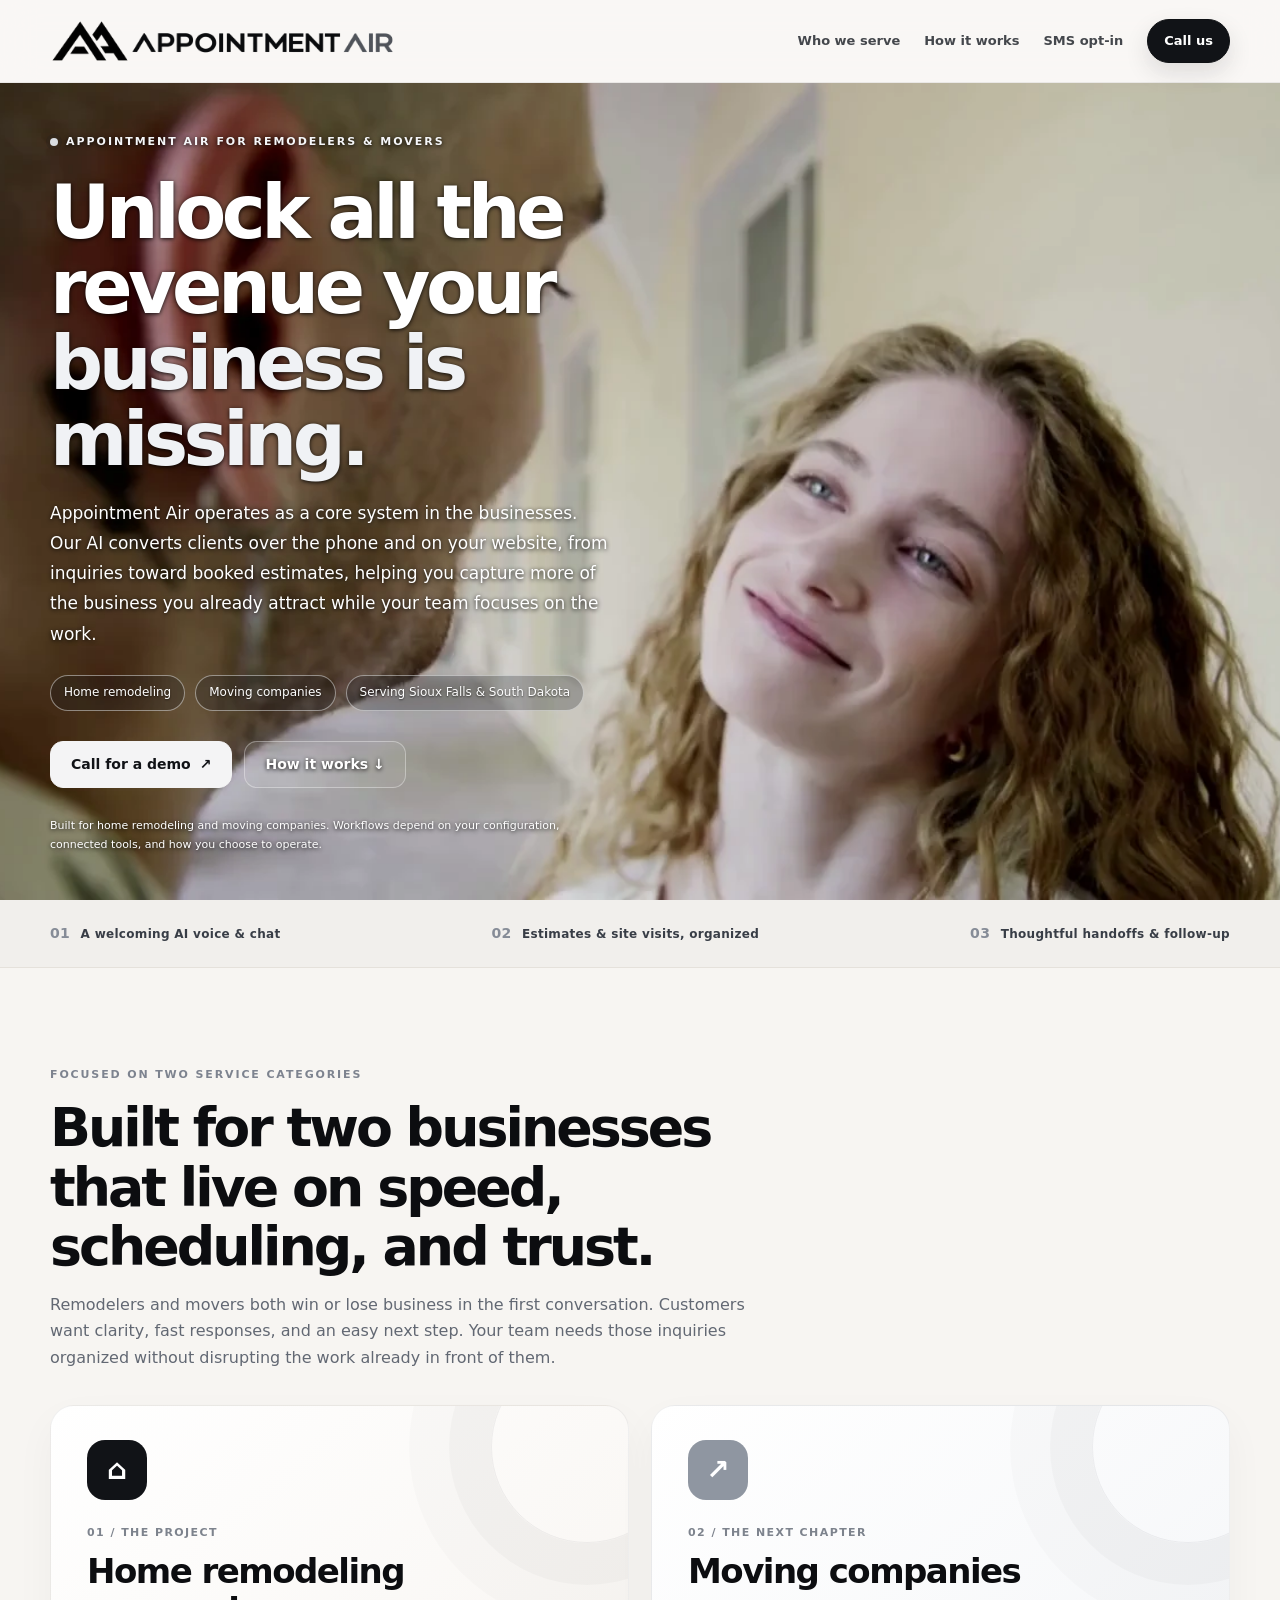
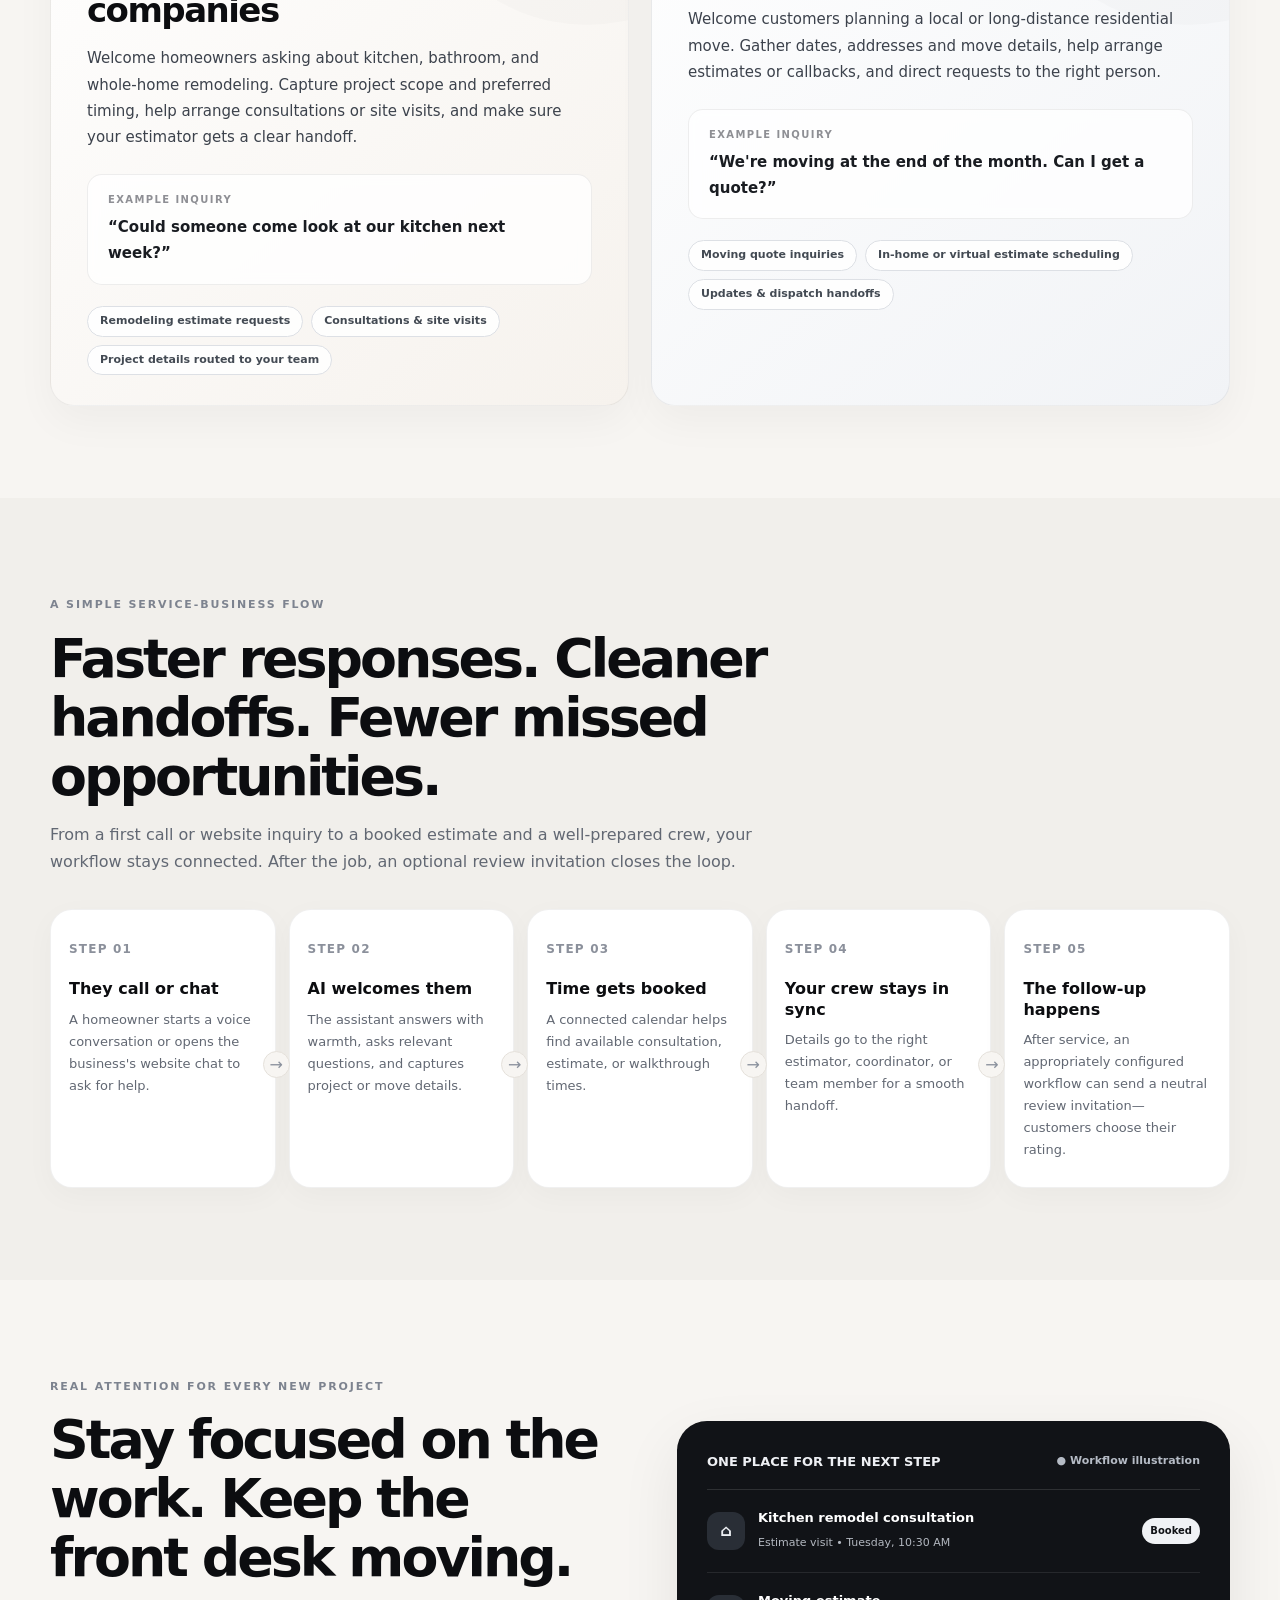
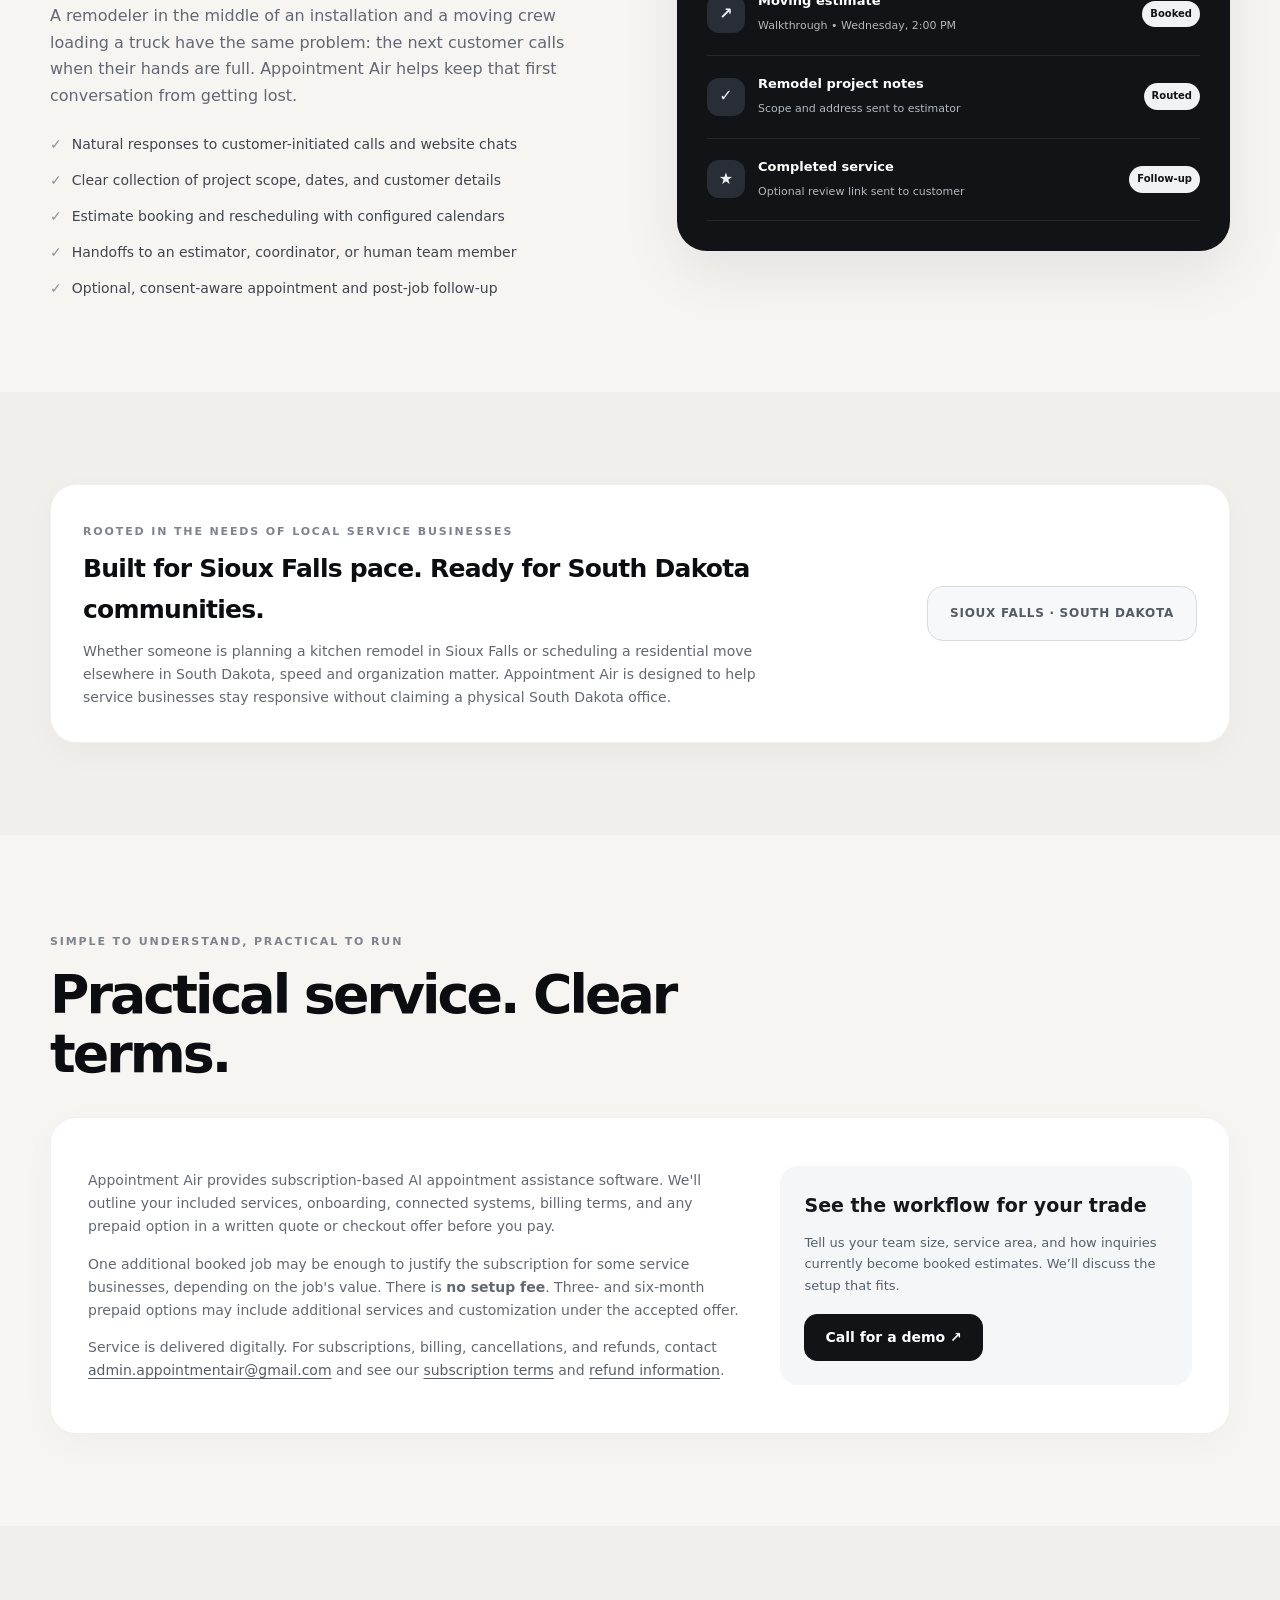
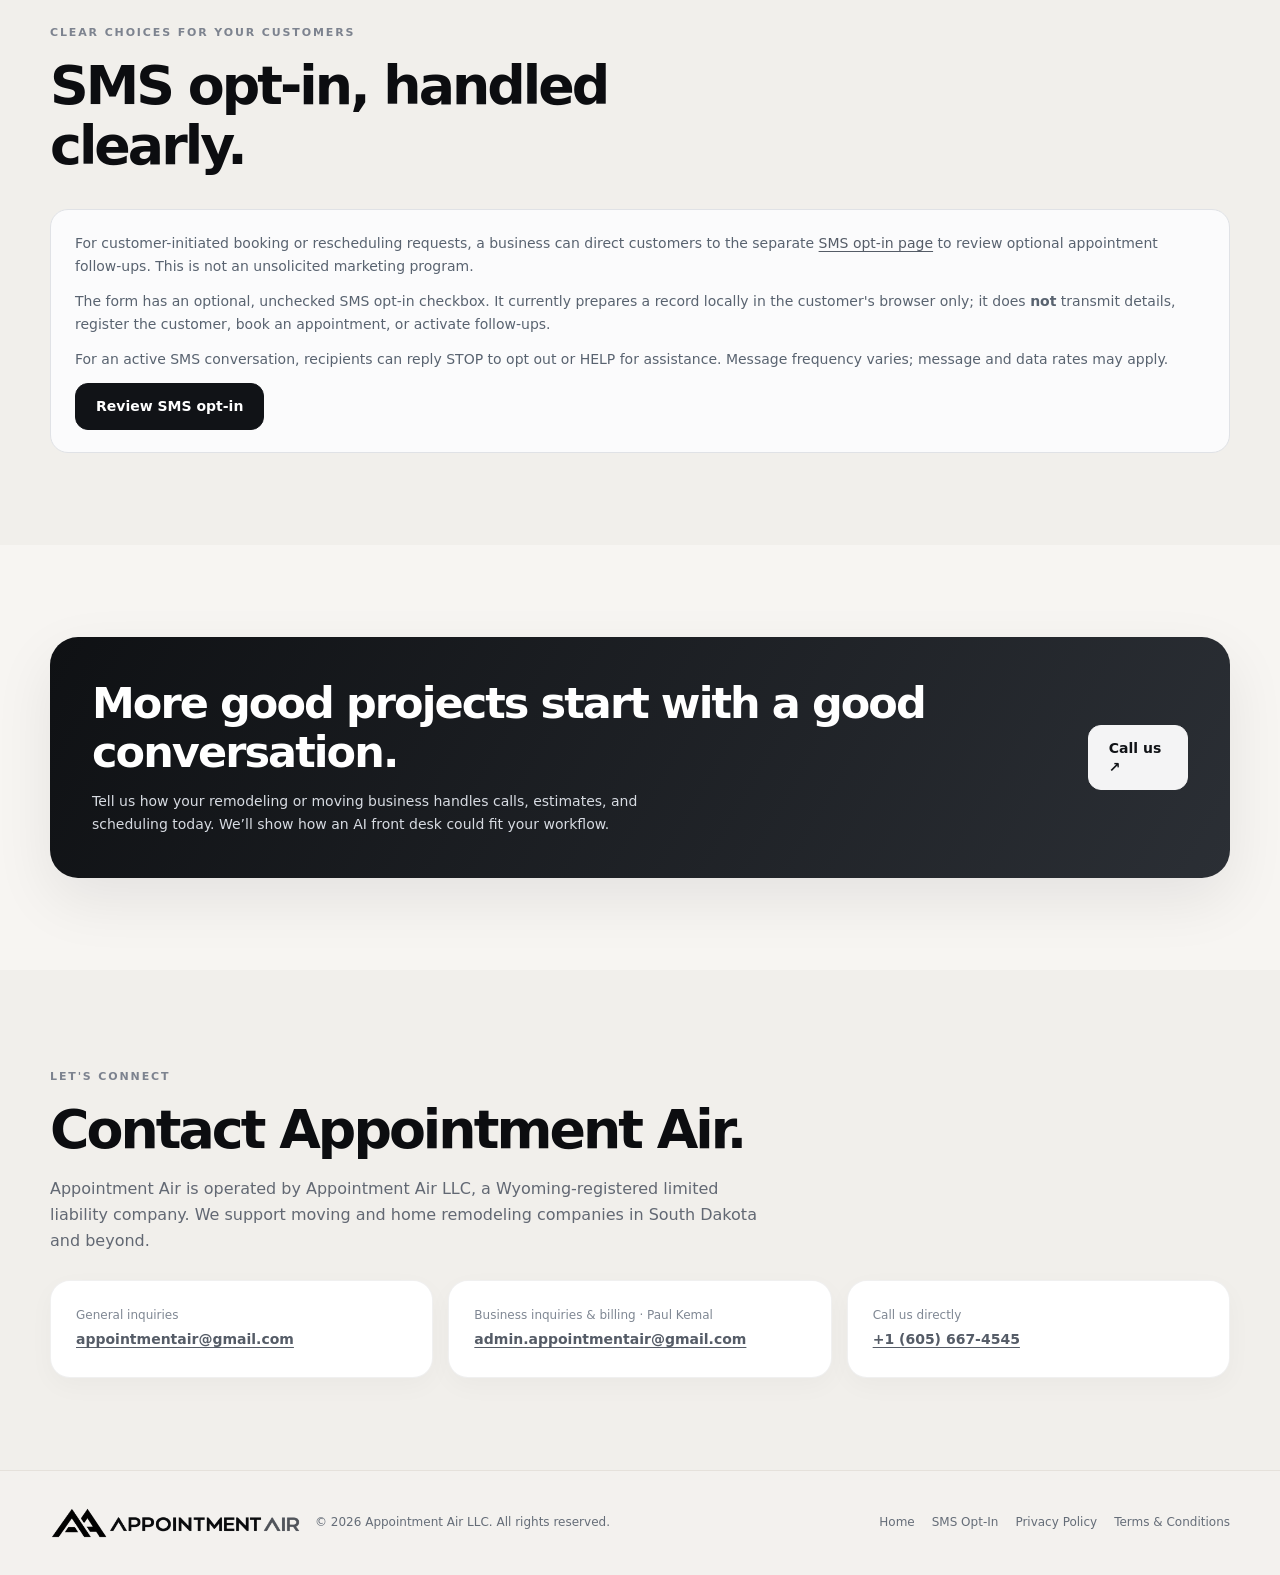
<file: index.html>
<!DOCTYPE html>

<html lang="en">
<head>
<meta charset="utf-8"/>
<meta content="width=device-width, initial-scale=1" name="viewport"/>
<meta content="#171717" name="theme-color"/>
<meta content="Appointment Air helps home remodeling companies and moving companies in Sioux Falls and throughout South Dakota welcome inbound calls and website chats, book estimates, organize calendars, and guide customer follow-up." name="description"/>
<meta content="website" property="og:type"/>
<meta content="Appointment Air | More booked estimates. Less interruption." property="og:title"/>
<meta content="Friendly AI voice and chat assistance for home remodeling and moving companies serving Sioux Falls and South Dakota." property="og:description"/>
<meta content="https://www.appointmentair.com/" property="og:url"/>
<meta content="https://www.appointmentair.com/assets/hero-poster-v3.webp" property="og:image"/>
<title>Appointment Air | AI Front Desk for Remodeling &amp; Moving Companies</title>
<link href="https://www.appointmentair.com/" rel="canonical"/>
<link href="assets/favicon.png" rel="icon" type="image/png"/>
<link as="image" fetchpriority="high" href="assets/hero-poster-v3.webp" rel="preload" type="image/webp"/>
<link href="assets/styles.css?v=hero-layout-3" rel="stylesheet"/>
</head>
<body>
<header class="site-header">
<div class="container nav">
<a aria-label="Appointment Air, home" class="brand" href="index.html"><img alt="Appointment Air" class="brand-logo" height="224" src="assets/appointment-air-logo-light.png" width="1756"/></a>
<nav aria-label="Main navigation" class="nav-links">
<a href="#industries">Who we serve</a>
<a href="#how-it-works">How it works</a>
<a href="sms-consent.html">SMS opt-in</a>
<a class="nav-cta" href="tel:+16056674545" aria-label="Call Appointment Air at +1 605 667 4545">Call us</a>
</nav>
</div>
</header>
<main>
<section aria-labelledby="hero-title" class="hero">
<img alt="" class="hero-poster" fetchpriority="high" height="720" src="assets/hero-poster-v3.webp" width="1280"/>
<video aria-hidden="true" autoplay class="hero-video" data-hero-video loop muted playsinline poster="assets/hero-poster-v3.webp" preload="auto" width="1280" height="720" disablepictureinpicture disableremoteplayback tabindex="-1">
<source src="assets/appointment-air-hero-v3.mp4" type="video/mp4"/>
</video>
<div aria-hidden="true" class="hero-overlay"></div>
<div class="container hero-content">
<div class="hero-copy">
<span class="eyebrow">APPOINTMENT AIR FOR REMODELERS &amp; MOVERS</span>
<h1 id="hero-title">Unlock all the revenue your <em>business is missing.</em></h1>
<p>Appointment Air operates as a core system in the businesses. Our AI converts clients over the phone and on your website, from inquiries toward booked estimates, helping you capture more of the business you already attract while your team focuses on the work.</p>
<div aria-label="Industries served" class="hero-pills"><span>Home remodeling</span><span>Moving companies</span><span>Serving Sioux Falls &amp; South Dakota</span></div>
<div class="actions"><a class="button primary" href="tel:+16056674545" aria-label="Call +1 605 667 4545 for a demo">Call for a demo <span aria-hidden="true">↗</span></a><a class="button ghost" href="#how-it-works">How it works ↓</a></div>
<p class="hero-footnote">Built for home remodeling and moving companies. Workflows depend on your configuration, connected tools, and how you choose to operate.</p>
</div>
</div>
</section>
<div class="trust-strip"><div class="container trust-grid"><span><b>01</b> A welcoming AI voice &amp; chat</span><span><b>02</b> Estimates &amp; site visits, organized</span><span><b>03</b> Thoughtful handoffs &amp; follow-up</span></div></div>
<section class="section" id="industries">
<div class="container"><div class="section-head"><span class="kicker">Focused on two service categories</span><h2 class="section-title">Built for two businesses that live on speed, scheduling, and trust.</h2><p class="section-intro">Remodelers and movers both win or lose business in the first conversation. Customers want clarity, fast responses, and an easy next step. Your team needs those inquiries organized without disrupting the work already in front of them.</p></div>
<div class="industry-grid focus-grid">
<article class="industry-card focus-card remodel-card"><div aria-hidden="true" class="focus-card-icon">⌂</div><span class="focus-type">01 / THE PROJECT</span><h3>Home remodeling companies</h3><p>Welcome homeowners asking about kitchen, bathroom, and whole-home remodeling. Capture project scope and preferred timing, help arrange consultations or site visits, and make sure your estimator gets a clear handoff.</p><div class="usecase"><span>Example inquiry</span><strong>“Could someone come look at our kitchen next week?”</strong></div><ul><li>Remodeling estimate requests</li><li>Consultations &amp; site visits</li><li>Project details routed to your team</li></ul></article>
<article class="industry-card focus-card move-card"><div aria-hidden="true" class="focus-card-icon">↗</div><span class="focus-type">02 / THE NEXT CHAPTER</span><h3>Moving companies</h3><p>Welcome customers planning a local or long-distance residential move. Gather dates, addresses and move details, help arrange estimates or callbacks, and direct requests to the right person.</p><div class="usecase"><span>Example inquiry</span><strong>“We're moving at the end of the month. Can I get a quote?”</strong></div><ul><li>Moving quote inquiries</li><li>In-home or virtual estimate scheduling</li><li>Updates &amp; dispatch handoffs</li></ul></article>
</div></div>
</section>
<section class="section soft" id="how-it-works">
<div class="container"><div class="section-head"><span class="kicker">A simple service-business flow</span><h2 class="section-title">Faster responses. Cleaner handoffs. Fewer missed opportunities.</h2><p class="section-intro">From a first call or website inquiry to a booked estimate and a well-prepared crew, your workflow stays connected. After the job, an optional review invitation closes the loop.</p></div>
<div class="workflow">
<article class="step"><span class="number">STEP 01</span><h3>They call or chat</h3><p>A homeowner starts a voice conversation or opens the business's website chat to ask for help.</p></article>
<article class="step"><span class="number">STEP 02</span><h3>AI welcomes them</h3><p>The assistant answers with warmth, asks relevant questions, and captures project or move details.</p></article>
<article class="step"><span class="number">STEP 03</span><h3>Time gets booked</h3><p>A connected calendar helps find available consultation, estimate, or walkthrough times.</p></article>
<article class="step"><span class="number">STEP 04</span><h3>Your crew stays in sync</h3><p>Details go to the right estimator, coordinator, or team member for a smooth handoff.</p></article>
<article class="step"><span class="number">STEP 05</span><h3>The follow-up happens</h3><p>After service, an appropriately configured workflow can send a neutral review invitation—customers choose their rating.</p></article>
</div></div>
</section>
<section class="section">
<div class="container split"><div><span class="kicker">Real attention for every new project</span><h2 class="section-title">Stay focused on the work. Keep the front desk moving.</h2><p class="section-intro">A remodeler in the middle of an installation and a moving crew loading a truck have the same problem: the next customer calls when their hands are full. Appointment Air helps keep that first conversation from getting lost.</p><ul class="benefit-list"><li>Natural responses to customer-initiated calls and website chats</li><li>Clear collection of project scope, dates, and customer details</li><li>Estimate booking and rescheduling with configured calendars</li><li>Handoffs to an estimator, coordinator, or human team member</li><li>Optional, consent-aware appointment and post-job follow-up</li></ul></div>
<div aria-label="Illustrative dashboard showing a kitchen remodel consultation booked, a moving estimate booked, project notes assigned to an estimator, and a review invitation after service" class="benefit-board" role="img"><div class="board-top"><span>ONE PLACE FOR THE NEXT STEP</span><span class="live">● Workflow illustration</span></div><div class="board-row"><span class="board-icon">⌂</span><div><strong>Kitchen remodel consultation</strong><small>Estimate visit • Tuesday, 10:30 AM</small></div><span class="board-pill">Booked</span></div><div class="board-row"><span class="board-icon">↗</span><div><strong>Moving estimate</strong><small>Walkthrough • Wednesday, 2:00 PM</small></div><span class="board-pill">Booked</span></div><div class="board-row"><span class="board-icon">✓</span><div><strong>Remodel project notes</strong><small>Scope and address sent to estimator</small></div><span class="board-pill">Routed</span></div><div class="board-row"><span class="board-icon">★</span><div><strong>Completed service</strong><small>Optional review link sent to customer</small></div><span class="board-pill">Follow-up</span></div></div>
</div>
</section>
<section class="section soft" id="south-dakota"><div class="container locale-panel"><div><span class="kicker">Rooted in the needs of local service businesses</span><h3>Built for Sioux Falls pace. Ready for South Dakota communities.</h3><p>Whether someone is planning a kitchen remodel in Sioux Falls or scheduling a residential move elsewhere in South Dakota, speed and organization matter. Appointment Air is designed to help service businesses stay responsive without claiming a physical South Dakota office.</p></div><span class="locale-chip">SIOUX FALLS · SOUTH DAKOTA</span></div></section>
<section class="section" id="business-subscriptions"><div class="container"><div class="section-head"><span class="kicker">Simple to understand, practical to run</span><h2 class="section-title">Practical service. Clear terms.</h2></div><div class="plan-panel"><div><p>Appointment Air provides subscription-based AI appointment assistance software. We'll outline your included services, onboarding, connected systems, billing terms, and any prepaid option in a written quote or checkout offer before you pay.</p><p>One additional booked job may be enough to justify the subscription for some service businesses, depending on the job's value. There is <strong>no setup fee</strong>. Three- and six-month prepaid options may include additional services and customization under the accepted offer.</p><p>Service is delivered digitally. For subscriptions, billing, cancellations, and refunds, contact <a href="mailto:admin.appointmentair@gmail.com">admin.appointmentair@gmail.com</a> and see our <a href="terms.html#subscriptions">subscription terms</a> and <a href="terms.html#cancellations-refunds">refund information</a>.</p></div><aside class="plan-side"><strong>See the workflow for your trade</strong>Tell us your team size, service area, and how inquiries currently become booked estimates. We’ll discuss the setup that fits.<div style="margin-top:18px"><a class="button dark" href="tel:+16056674545" aria-label="Call +1 605 667 4545 for a demo">Call for a demo ↗</a></div></aside></div></div></section>
<section class="section soft" id="consent"><div class="container"><div class="section-head"><span class="kicker">Clear choices for your customers</span><h2 class="section-title">SMS opt-in, handled clearly.</h2></div><div class="notice"><p>For customer-initiated booking or rescheduling requests, a business can direct customers to the separate <a href="sms-consent.html">SMS opt-in page</a> to review optional appointment follow-ups. This is not an unsolicited marketing program.</p><p>The form has an optional, unchecked SMS opt-in checkbox. It currently prepares a record locally in the customer's browser only; it does <strong>not</strong> transmit details, register the customer, book an appointment, or activate follow-ups.</p><p>For an active SMS conversation, recipients can reply STOP to opt out or HELP for assistance. Message frequency varies; message and data rates may apply.</p><a class="button dark" href="sms-consent.html">Review SMS opt-in</a></div></div></section>
<section class="section"><div class="container"><div class="cta-band"><div><h2>More good projects start with a good conversation.</h2><p>Tell us how your remodeling or moving business handles calls, estimates, and scheduling today. We’ll show how an AI front desk could fit your workflow.</p></div><a class="button primary" href="tel:+16056674545" aria-label="Call Appointment Air at +1 605 667 4545">Call us ↗</a></div></div></section>
<section class="section soft" id="contact"><div class="container"><span class="kicker">Let's connect</span><h2 class="section-title">Contact Appointment Air.</h2><p class="section-intro">Appointment Air is operated by Appointment Air LLC, a Wyoming-registered limited liability company. We support moving and home remodeling companies in South Dakota and beyond.</p><div class="contact-grid"><div class="contact-card"><small>General inquiries</small><a href="mailto:appointmentair@gmail.com">appointmentair@gmail.com</a></div><div class="contact-card"><small>Business inquiries &amp; billing · Paul Kemal</small><a href="mailto:admin.appointmentair@gmail.com">admin.appointmentair@gmail.com</a></div><div class="contact-card"><small>Call us directly</small><a href="tel:+16056674545">+1 (605) 667-4545</a></div></div></div></section>
</main>
<footer class="footer"><div class="container footer-inner"><div class="footer-brand"><img alt="Appointment Air" class="footer-logo" src="assets/appointment-air-logo-light.png"/><span>© 2026 Appointment Air LLC. All rights reserved.</span></div><nav aria-label="Footer"><a href="index.html">Home</a><a href="sms-consent.html">SMS Opt-In</a><a href="privacy.html">Privacy Policy</a><a href="terms.html">Terms &amp; Conditions</a></nav></div></footer>
<script defer="" src="assets/site.js?v=hero-layout-5"></script>
</body>
</html>
</file>
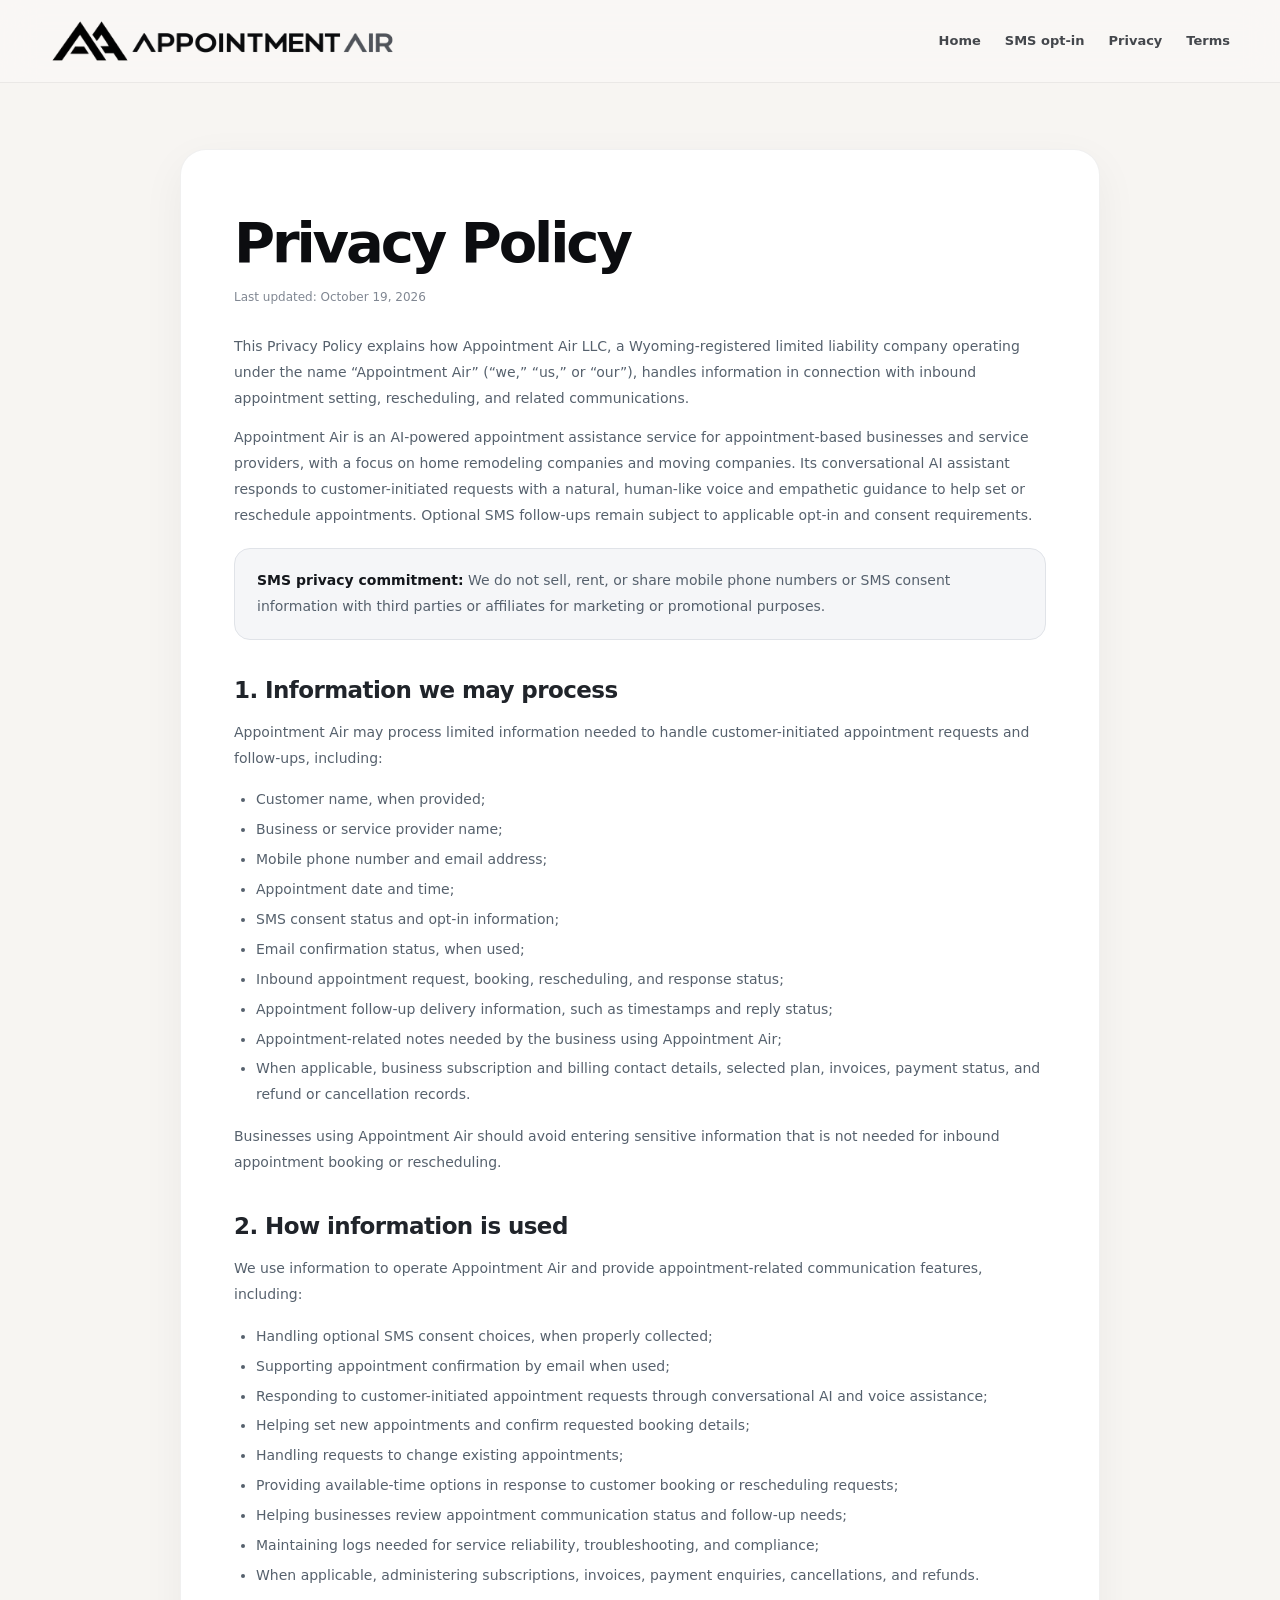
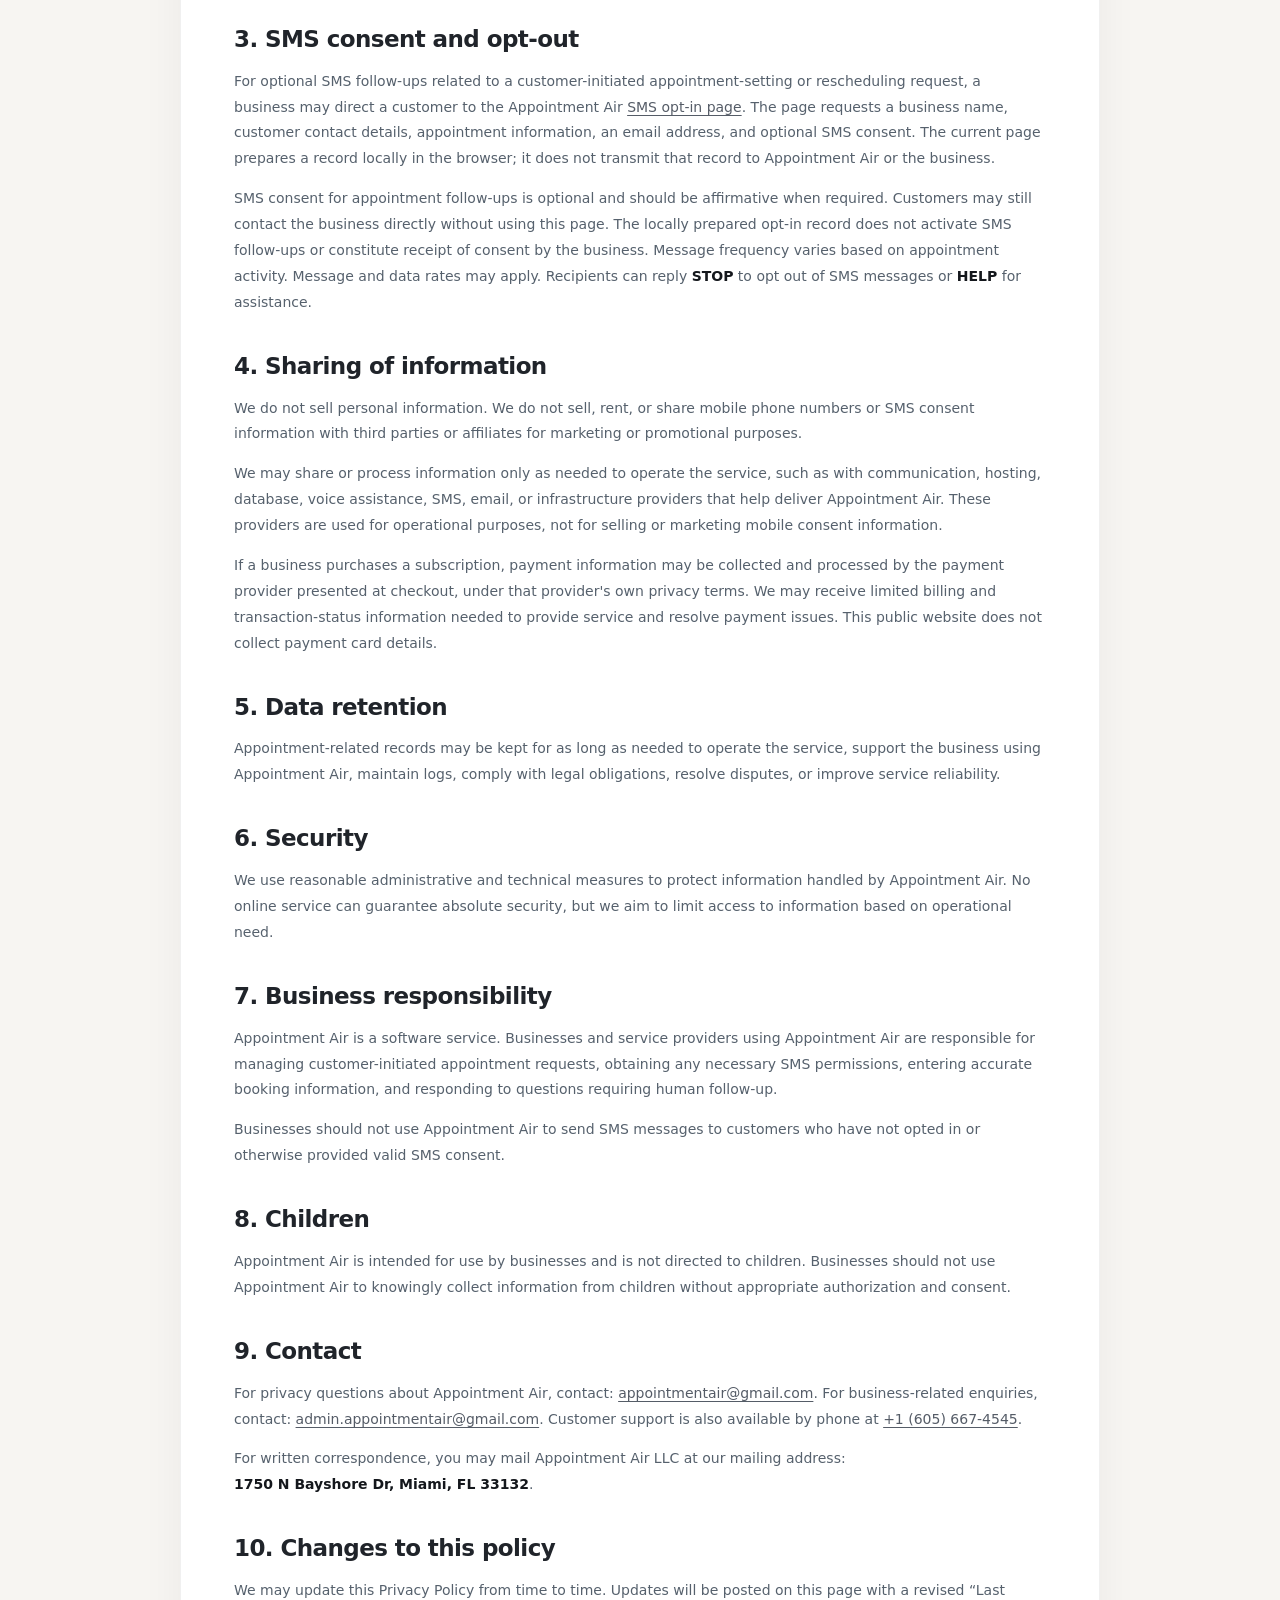
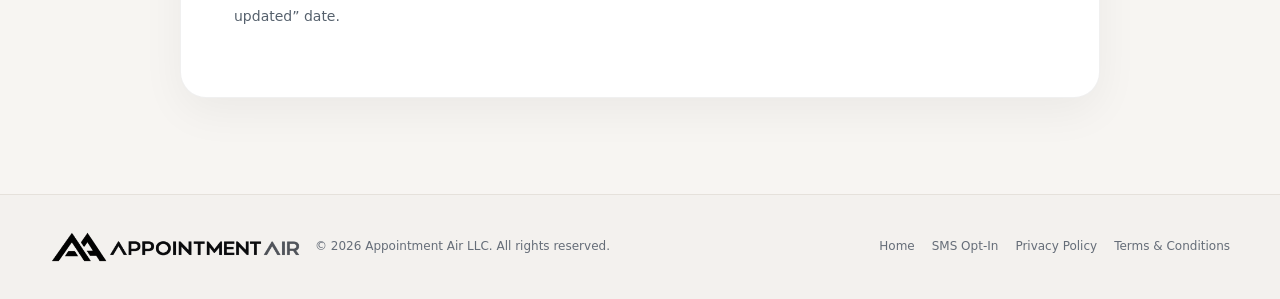
<file: privacy.html>
<!DOCTYPE html>

<html lang="en"><head>
<meta charset="utf-8"/><meta content="width=device-width, initial-scale=1" name="viewport"/>
<meta content="#f6f3ec" name="theme-color"/>
<meta content="Privacy Policy for Appointment Air LLC." name="description"/>
<title>Privacy Policy | Appointment Air</title>
<link href="assets/favicon.png" rel="icon" type="image/png"/>
<link href="assets/styles.css" rel="stylesheet"/>
</head><body>
<header class="site-header"><div class="container nav">
<a aria-label="Appointment Air, home" class="brand" href="index.html"><img alt="Appointment Air" class="brand-logo" height="42" src="assets/appointment-air-logo-light.png" width="244"/></a>
<nav aria-label="Main navigation" class="nav-links"><a href="index.html">Home</a><a href="sms-consent.html">SMS opt-in</a><a href="privacy.html">Privacy</a><a href="terms.html">Terms</a></nav>
</div></header>
<main class="interior-main"><div class="interior-container"><article class="legal-card">
<h1>Privacy Policy</h1><p class="updated">Last updated: October 19, 2026</p>
<p>This Privacy Policy explains how Appointment Air LLC, a Wyoming-registered limited liability company operating under the name “Appointment Air” (“we,” “us,” or “our”), handles information in connection with inbound appointment setting, rescheduling, and related communications.</p>
<p>Appointment Air is an AI-powered appointment assistance service for appointment-based businesses and service providers, with a focus on home remodeling companies and moving companies. Its conversational AI assistant responds to customer-initiated requests with a natural, human-like voice and empathetic guidance to help set or reschedule appointments. Optional SMS follow-ups remain subject to applicable opt-in and consent requirements.</p>
<div class="important"><p><strong>SMS privacy commitment:</strong> We do not sell, rent, or share mobile phone numbers or SMS consent information with third parties or affiliates for marketing or promotional purposes.</p></div>
<h2>1. Information we may process</h2>
<p>Appointment Air may process limited information needed to handle customer-initiated appointment requests and follow-ups, including:</p>
<ul><li>Customer name, when provided;</li><li>Business or service provider name;</li><li>Mobile phone number and email address;</li><li>Appointment date and time;</li><li>SMS consent status and opt-in information;</li><li>Email confirmation status, when used;</li><li>Inbound appointment request, booking, rescheduling, and response status;</li><li>Appointment follow-up delivery information, such as timestamps and reply status;</li><li>Appointment-related notes needed by the business using Appointment Air;</li><li>When applicable, business subscription and billing contact details, selected plan, invoices, payment status, and refund or cancellation records.</li></ul>
<p>Businesses using Appointment Air should avoid entering sensitive information that is not needed for inbound appointment booking or rescheduling.</p>
<h2>2. How information is used</h2>
<p>We use information to operate Appointment Air and provide appointment-related communication features, including:</p>
<ul><li>Handling optional SMS consent choices, when properly collected;</li><li>Supporting appointment confirmation by email when used;</li><li>Responding to customer-initiated appointment requests through conversational AI and voice assistance;</li><li>Helping set new appointments and confirm requested booking details;</li><li>Handling requests to change existing appointments;</li><li>Providing available-time options in response to customer booking or rescheduling requests;</li><li>Helping businesses review appointment communication status and follow-up needs;</li><li>Maintaining logs needed for service reliability, troubleshooting, and compliance;</li><li>When applicable, administering subscriptions, invoices, payment enquiries, cancellations, and refunds.</li></ul>
<h2>3. SMS consent and opt-out</h2>
<p>For optional SMS follow-ups related to a customer-initiated appointment-setting or rescheduling request, a business may direct a customer to the Appointment Air <a href="sms-consent.html">SMS opt-in page</a>. The page requests a business name, customer contact details, appointment information, an email address, and optional SMS consent. The current page prepares a record locally in the browser; it does not transmit that record to Appointment Air or the business.</p>
<p>SMS consent for appointment follow-ups is optional and should be affirmative when required. Customers may still contact the business directly without using this page. The locally prepared opt-in record does not activate SMS follow-ups or constitute receipt of consent by the business. Message frequency varies based on appointment activity. Message and data rates may apply. Recipients can reply <strong>STOP</strong> to opt out of SMS messages or <strong>HELP</strong> for assistance.</p>
<h2>4. Sharing of information</h2>
<p>We do not sell personal information. We do not sell, rent, or share mobile phone numbers or SMS consent information with third parties or affiliates for marketing or promotional purposes.</p>
<p>We may share or process information only as needed to operate the service, such as with communication, hosting, database, voice assistance, SMS, email, or infrastructure providers that help deliver Appointment Air. These providers are used for operational purposes, not for selling or marketing mobile consent information.</p>
<p>If a business purchases a subscription, payment information may be collected and processed by the payment provider presented at checkout, under that provider's own privacy terms. We may receive limited billing and transaction-status information needed to provide service and resolve payment issues. This public website does not collect payment card details.</p>
<h2>5. Data retention</h2><p>Appointment-related records may be kept for as long as needed to operate the service, support the business using Appointment Air, maintain logs, comply with legal obligations, resolve disputes, or improve service reliability.</p>
<h2>6. Security</h2><p>We use reasonable administrative and technical measures to protect information handled by Appointment Air. No online service can guarantee absolute security, but we aim to limit access to information based on operational need.</p>
<h2>7. Business responsibility</h2><p>Appointment Air is a software service. Businesses and service providers using Appointment Air are responsible for managing customer-initiated appointment requests, obtaining any necessary SMS permissions, entering accurate booking information, and responding to questions requiring human follow-up.</p>
<p>Businesses should not use Appointment Air to send SMS messages to customers who have not opted in or otherwise provided valid SMS consent.</p>
<h2>8. Children</h2><p>Appointment Air is intended for use by businesses and is not directed to children. Businesses should not use Appointment Air to knowingly collect information from children without appropriate authorization and consent.</p>
<h2>9. Contact</h2><p>For privacy questions about Appointment Air, contact: <a href="mailto:appointmentair@gmail.com">appointmentair@gmail.com</a>. For business-related enquiries, contact: <a href="mailto:admin.appointmentair@gmail.com">admin.appointmentair@gmail.com</a>. Customer support is also available by phone at <a href="tel:+16056674545">+1 (605) 667-4545</a>.</p>
<p>For written correspondence, you may mail Appointment Air LLC at our mailing address:<br/><strong>1750 N Bayshore Dr, Miami, FL 33132</strong>.</p>
<h2>10. Changes to this policy</h2><p>We may update this Privacy Policy from time to time. Updates will be posted on this page with a revised “Last updated” date.</p>
</article></div></main>
<footer class="footer"><div class="container footer-inner"><div class="footer-brand"><img alt="Appointment Air" class="footer-logo" src="assets/appointment-air-logo-light.png"/><span>© 2026 Appointment Air LLC. All rights reserved.</span></div><nav aria-label="Footer"><a href="index.html">Home</a><a href="sms-consent.html">SMS Opt-In</a><a href="privacy.html">Privacy Policy</a><a href="terms.html">Terms &amp; Conditions</a></nav></div></footer>
</body></html>
</file>
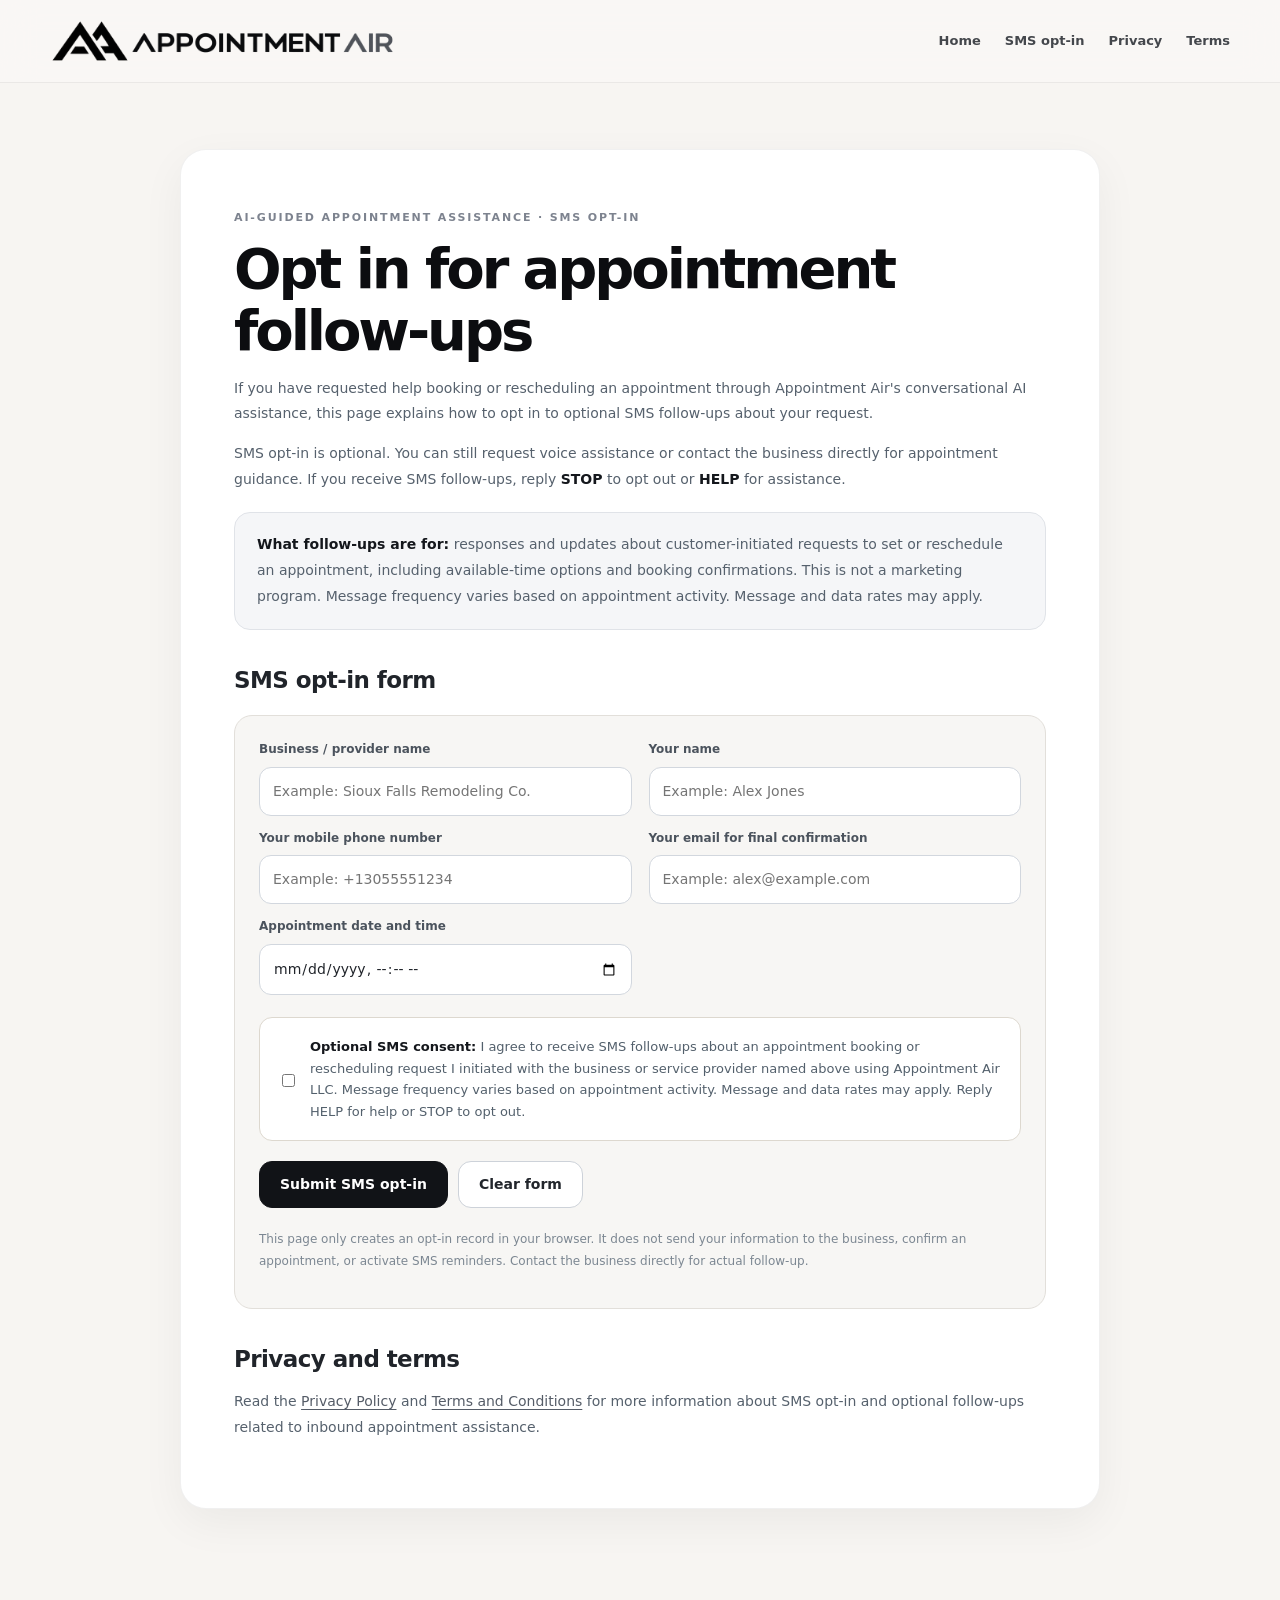
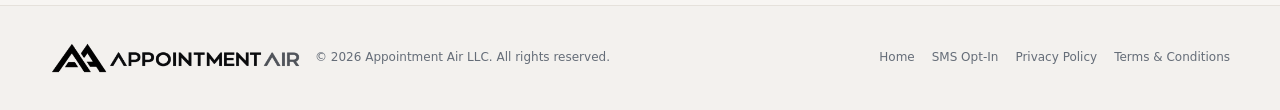
<file: sms-consent.html>
<!DOCTYPE html>

<html lang="en"><head>
<meta charset="utf-8"/><meta content="width=device-width, initial-scale=1" name="viewport"/>
<meta content="#f6f3ec" name="theme-color"/>
<meta content="Review optional SMS follow-ups for customer-initiated appointment booking and rescheduling requests through Appointment Air LLC." name="description"/>
<title>SMS Opt-In | Appointment Air</title>
<link href="assets/favicon.png" rel="icon" type="image/png"/>
<link href="assets/styles.css" rel="stylesheet"/>
</head><body>
<header class="site-header"><div class="container nav">
<a aria-label="Appointment Air, home" class="brand" href="index.html"><img alt="Appointment Air" class="brand-logo" height="42" src="assets/appointment-air-logo-light.png" width="244"/></a>
<nav aria-label="Main navigation" class="nav-links"><a href="index.html">Home</a><a href="sms-consent.html">SMS opt-in</a><a href="privacy.html">Privacy</a><a href="terms.html">Terms</a></nav>
</div></header>
<main class="interior-main"><div class="interior-container"><article class="legal-card">
<span class="kicker">AI-guided appointment assistance · SMS opt-in</span>
<h1>Opt in for appointment follow-ups</h1>
<p>If you have requested help booking or rescheduling an appointment through Appointment Air's conversational AI assistance, this page explains how to opt in to optional SMS follow-ups about your request.</p>
<p>SMS opt-in is optional. You can still request voice assistance or contact the business directly for appointment guidance. If you receive SMS follow-ups, reply <strong>STOP</strong> to opt out or <strong>HELP</strong> for assistance.</p>
<div class="important"><p><strong>What follow-ups are for:</strong> responses and updates about customer-initiated requests to set or reschedule an appointment, including available-time options and booking confirmations. This is not a marketing program. Message frequency varies based on appointment activity. Message and data rates may apply.</p></div>
<h2>SMS opt-in form</h2>
<div aria-label="SMS opt-in form" class="form-panel"><div class="form-grid">
<div class="form-row"><label for="business-name">Business / provider name</label><input autocomplete="organization" id="business-name" placeholder="Example: Sioux Falls Remodeling Co." type="text"/></div>
<div class="form-row"><label for="customer-name">Your name</label><input autocomplete="name" id="customer-name" placeholder="Example: Alex Jones" type="text"/></div>
<div class="form-row"><label for="customer-phone">Your mobile phone number</label><input autocomplete="tel" id="customer-phone" placeholder="Example: +13055551234" type="tel"/></div>
<div class="form-row"><label for="customer-email">Your email for final confirmation</label><input autocomplete="email" id="customer-email" placeholder="Example: alex@example.com" type="email"/></div>
<div class="form-row"><label for="appointment-time">Appointment date and time</label><input id="appointment-time" type="datetime-local"/></div>
</div>
<div class="checkbox-row"><input id="sms-consent" type="checkbox"/><label for="sms-consent"><strong>Optional SMS consent:</strong> I agree to receive SMS follow-ups about an appointment booking or rescheduling request I initiated with the business or service provider named above using Appointment Air LLC. Message frequency varies based on appointment activity. Message and data rates may apply. Reply HELP for help or STOP to opt out.</label></div>
<div class="button-row"><button class="button dark" id="submit-consent" type="button">Submit SMS opt-in</button><button class="button secondary" id="clear-form" type="button">Clear form</button></div>
<div aria-live="polite" class="result" id="result"></div>
<p class="fine-print">This page only creates an opt-in record in your browser. It does not send your information to the business, confirm an appointment, or activate SMS reminders. Contact the business directly for actual follow-up.</p>
</div>
<h2>Privacy and terms</h2><p>Read the <a href="privacy.html">Privacy Policy</a> and <a href="terms.html">Terms and Conditions</a> for more information about SMS opt-in and optional follow-ups related to inbound appointment assistance.</p>
</article></div></main>
<footer class="footer"><div class="container footer-inner"><div class="footer-brand"><img alt="Appointment Air" class="footer-logo" src="assets/appointment-air-logo-light.png"/><span>© 2026 Appointment Air LLC. All rights reserved.</span></div><nav aria-label="Footer"><a href="index.html">Home</a><a href="sms-consent.html">SMS Opt-In</a><a href="privacy.html">Privacy Policy</a><a href="terms.html">Terms &amp; Conditions</a></nav></div></footer>
<script defer="" src="assets/sms-opt-in.js"></script></body></html>
</file>
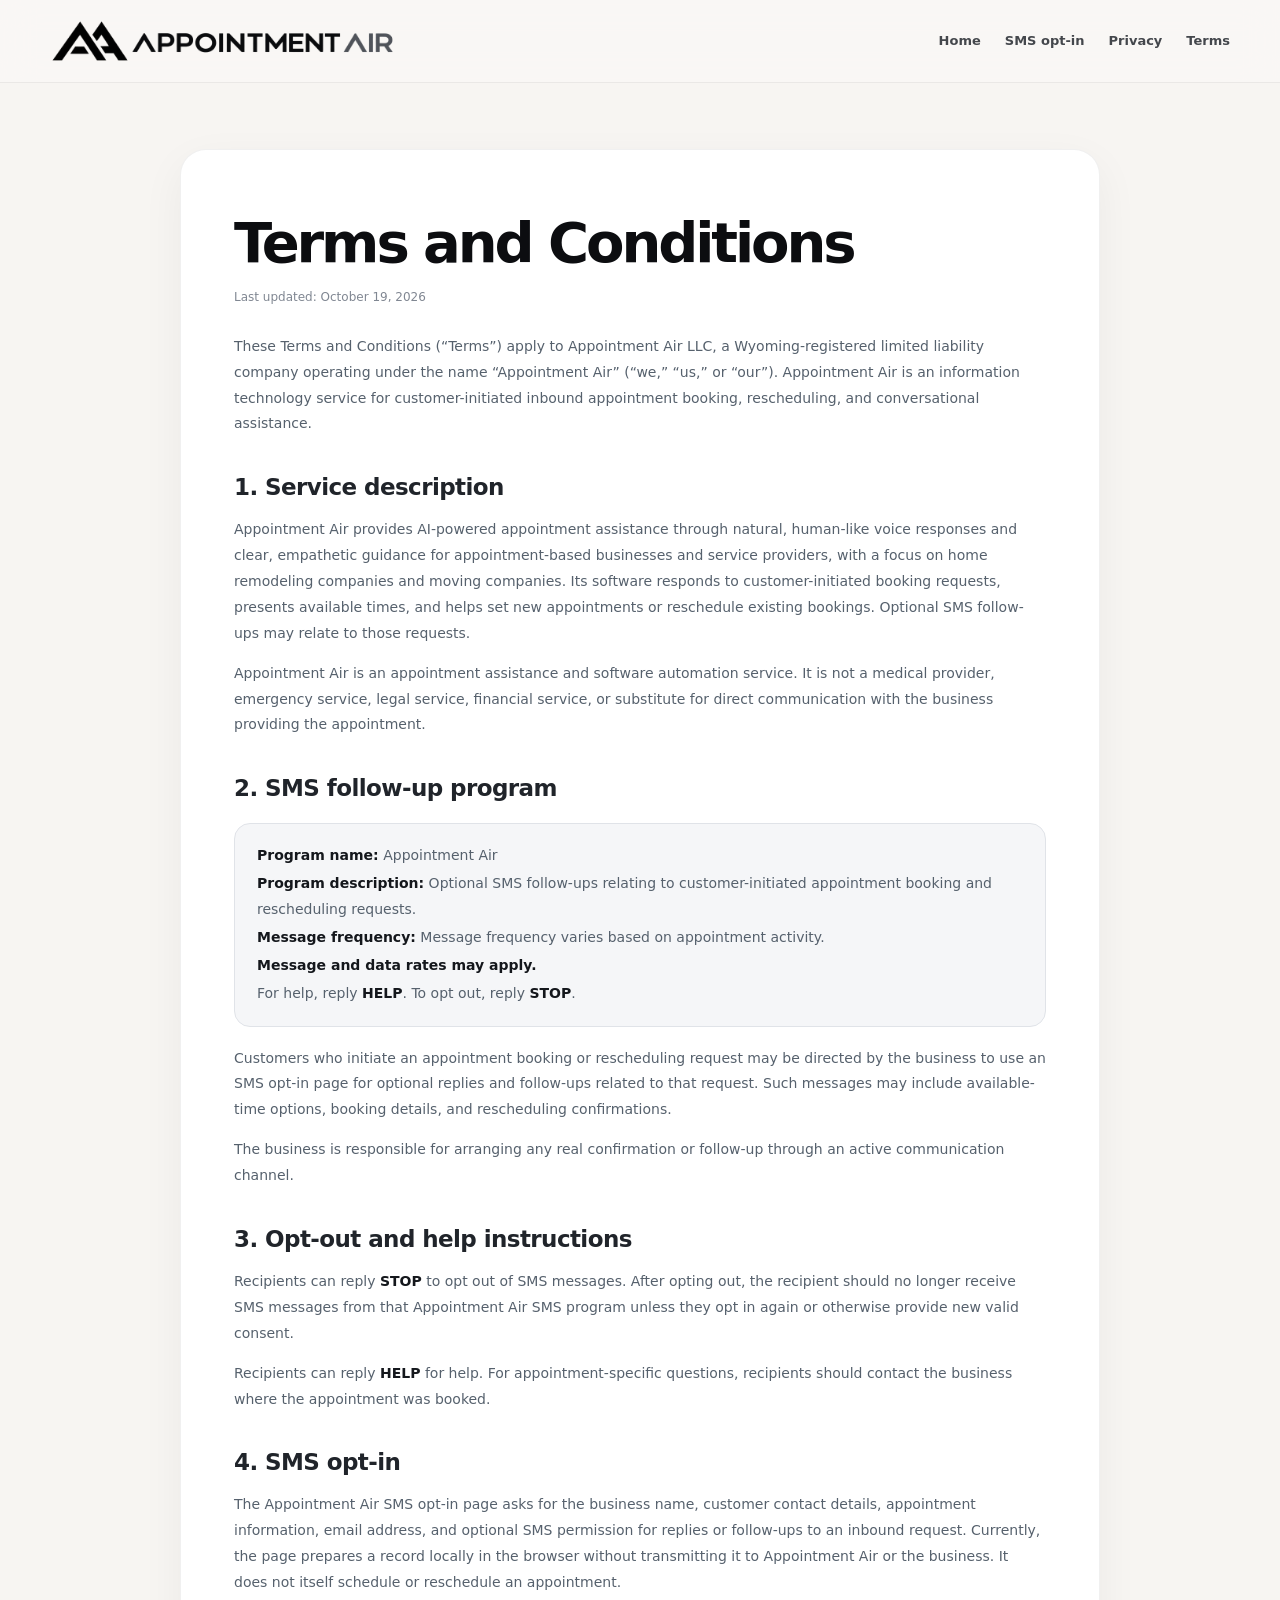
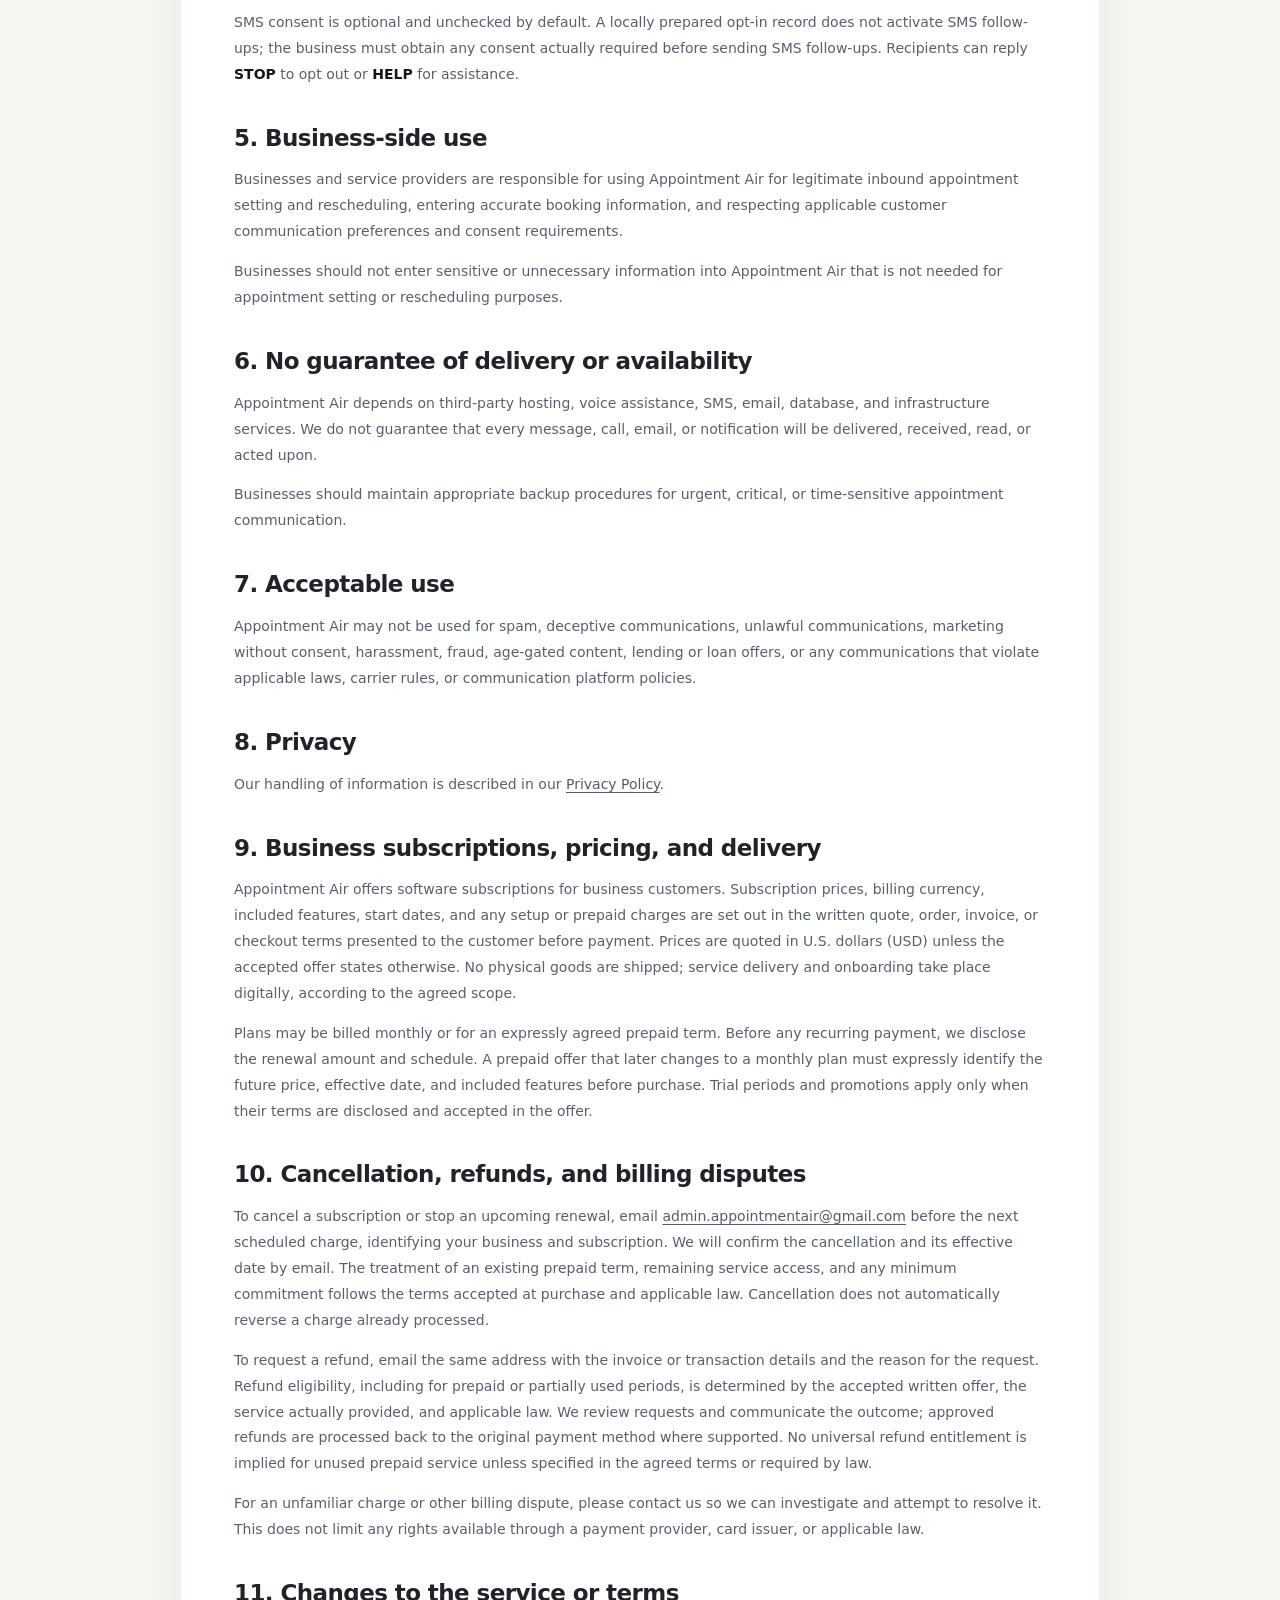
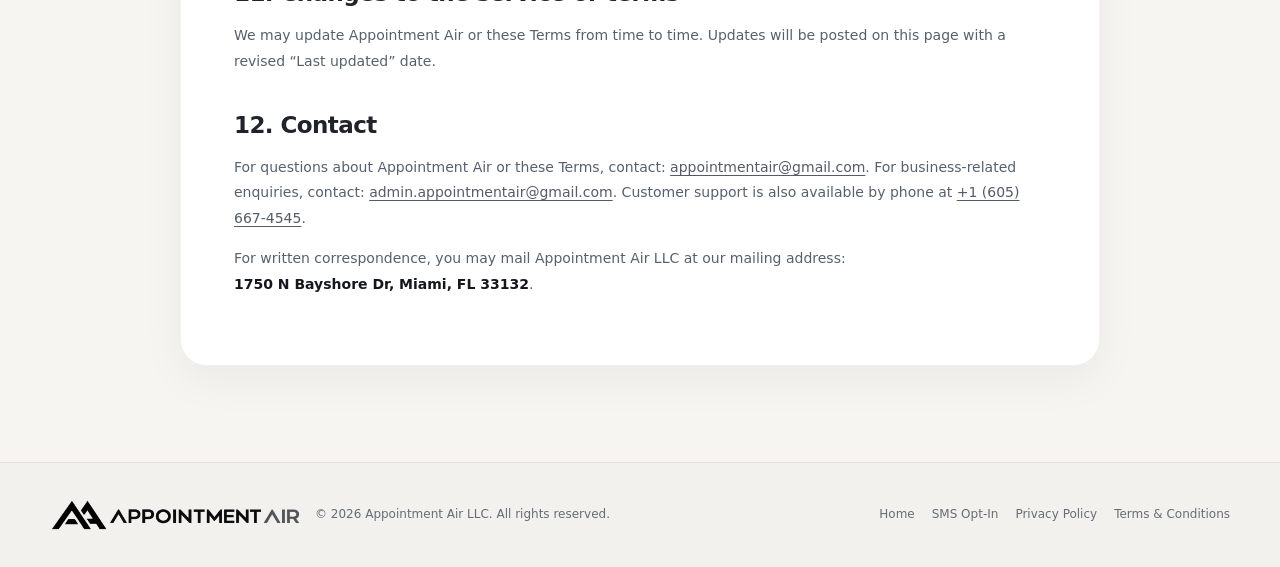
<file: terms.html>
<!DOCTYPE html>

<html lang="en"><head>
<meta charset="utf-8"/><meta content="width=device-width, initial-scale=1" name="viewport"/>
<meta content="#f6f3ec" name="theme-color"/>
<meta content="Terms and Conditions for Appointment Air LLC." name="description"/>
<title>Terms and Conditions | Appointment Air</title>
<link href="assets/favicon.png" rel="icon" type="image/png"/>
<link href="assets/styles.css" rel="stylesheet"/>
</head><body>
<header class="site-header"><div class="container nav">
<a aria-label="Appointment Air, home" class="brand" href="index.html"><img alt="Appointment Air" class="brand-logo" height="42" src="assets/appointment-air-logo-light.png" width="244"/></a>
<nav aria-label="Main navigation" class="nav-links"><a href="index.html">Home</a><a href="sms-consent.html">SMS opt-in</a><a href="privacy.html">Privacy</a><a href="terms.html">Terms</a></nav>
</div></header>
<main class="interior-main"><div class="interior-container"><article class="legal-card">
<h1>Terms and Conditions</h1><p class="updated">Last updated: October 19, 2026</p>
<p>These Terms and Conditions (“Terms”) apply to Appointment Air LLC, a Wyoming-registered limited liability company operating under the name “Appointment Air” (“we,” “us,” or “our”). Appointment Air is an information technology service for customer-initiated inbound appointment booking, rescheduling, and conversational assistance.</p>
<h2>1. Service description</h2><p>Appointment Air provides AI-powered appointment assistance through natural, human-like voice responses and clear, empathetic guidance for appointment-based businesses and service providers, with a focus on home remodeling companies and moving companies. Its software responds to customer-initiated booking requests, presents available times, and helps set new appointments or reschedule existing bookings. Optional SMS follow-ups may relate to those requests.</p>
<p>Appointment Air is an appointment assistance and software automation service. It is not a medical provider, emergency service, legal service, financial service, or substitute for direct communication with the business providing the appointment.</p>
<h2>2. SMS follow-up program</h2><div class="important"><p><strong>Program name:</strong> Appointment Air</p><p><strong>Program description:</strong> Optional SMS follow-ups relating to customer-initiated appointment booking and rescheduling requests.</p><p><strong>Message frequency:</strong> Message frequency varies based on appointment activity.</p><p><strong>Message and data rates may apply.</strong></p><p>For help, reply <strong>HELP</strong>. To opt out, reply <strong>STOP</strong>.</p></div>
<p>Customers who initiate an appointment booking or rescheduling request may be directed by the business to use an SMS opt-in page for optional replies and follow-ups related to that request. Such messages may include available-time options, booking details, and rescheduling confirmations.</p><p>The business is responsible for arranging any real confirmation or follow-up through an active communication channel.</p>
<h2>3. Opt-out and help instructions</h2><p>Recipients can reply <strong>STOP</strong> to opt out of SMS messages. After opting out, the recipient should no longer receive SMS messages from that Appointment Air SMS program unless they opt in again or otherwise provide new valid consent.</p><p>Recipients can reply <strong>HELP</strong> for help. For appointment-specific questions, recipients should contact the business where the appointment was booked.</p>
<h2>4. SMS opt-in</h2><p>The Appointment Air SMS opt-in page asks for the business name, customer contact details, appointment information, email address, and optional SMS permission for replies or follow-ups to an inbound request. Currently, the page prepares a record locally in the browser without transmitting it to Appointment Air or the business. It does not itself schedule or reschedule an appointment.</p><p>SMS consent is optional and unchecked by default. A locally prepared opt-in record does not activate SMS follow-ups; the business must obtain any consent actually required before sending SMS follow-ups. Recipients can reply <strong>STOP</strong> to opt out or <strong>HELP</strong> for assistance.</p>
<h2>5. Business-side use</h2><p>Businesses and service providers are responsible for using Appointment Air for legitimate inbound appointment setting and rescheduling, entering accurate booking information, and respecting applicable customer communication preferences and consent requirements.</p><p>Businesses should not enter sensitive or unnecessary information into Appointment Air that is not needed for appointment setting or rescheduling purposes.</p>
<h2>6. No guarantee of delivery or availability</h2><p>Appointment Air depends on third-party hosting, voice assistance, SMS, email, database, and infrastructure services. We do not guarantee that every message, call, email, or notification will be delivered, received, read, or acted upon.</p><p>Businesses should maintain appropriate backup procedures for urgent, critical, or time-sensitive appointment communication.</p>
<h2>7. Acceptable use</h2><p>Appointment Air may not be used for spam, deceptive communications, unlawful communications, marketing without consent, harassment, fraud, age-gated content, lending or loan offers, or any communications that violate applicable laws, carrier rules, or communication platform policies.</p>
<h2>8. Privacy</h2><p>Our handling of information is described in our <a href="privacy.html">Privacy Policy</a>.</p>
<h2 id="subscriptions">9. Business subscriptions, pricing, and delivery</h2><p>Appointment Air offers software subscriptions for business customers. Subscription prices, billing currency, included features, start dates, and any setup or prepaid charges are set out in the written quote, order, invoice, or checkout terms presented to the customer before payment. Prices are quoted in U.S. dollars (USD) unless the accepted offer states otherwise. No physical goods are shipped; service delivery and onboarding take place digitally, according to the agreed scope.</p><p>Plans may be billed monthly or for an expressly agreed prepaid term. Before any recurring payment, we disclose the renewal amount and schedule. A prepaid offer that later changes to a monthly plan must expressly identify the future price, effective date, and included features before purchase. Trial periods and promotions apply only when their terms are disclosed and accepted in the offer.</p>
<h2 id="cancellations-refunds">10. Cancellation, refunds, and billing disputes</h2><p>To cancel a subscription or stop an upcoming renewal, email <a href="mailto:admin.appointmentair@gmail.com">admin.appointmentair@gmail.com</a> before the next scheduled charge, identifying your business and subscription. We will confirm the cancellation and its effective date by email. The treatment of an existing prepaid term, remaining service access, and any minimum commitment follows the terms accepted at purchase and applicable law. Cancellation does not automatically reverse a charge already processed.</p><p>To request a refund, email the same address with the invoice or transaction details and the reason for the request. Refund eligibility, including for prepaid or partially used periods, is determined by the accepted written offer, the service actually provided, and applicable law. We review requests and communicate the outcome; approved refunds are processed back to the original payment method where supported. No universal refund entitlement is implied for unused prepaid service unless specified in the agreed terms or required by law.</p><p>For an unfamiliar charge or other billing dispute, please contact us so we can investigate and attempt to resolve it. This does not limit any rights available through a payment provider, card issuer, or applicable law.</p>
<h2>11. Changes to the service or terms</h2><p>We may update Appointment Air or these Terms from time to time. Updates will be posted on this page with a revised “Last updated” date.</p>
<h2>12. Contact</h2><p>For questions about Appointment Air or these Terms, contact: <a href="mailto:appointmentair@gmail.com">appointmentair@gmail.com</a>. For business-related enquiries, contact: <a href="mailto:admin.appointmentair@gmail.com">admin.appointmentair@gmail.com</a>. Customer support is also available by phone at <a href="tel:+16056674545">+1 (605) 667-4545</a>.</p>
<p>For written correspondence, you may mail Appointment Air LLC at our mailing address:<br/><strong>1750 N Bayshore Dr, Miami, FL 33132</strong>.</p>
</article></div></main>
<footer class="footer"><div class="container footer-inner"><div class="footer-brand"><img alt="Appointment Air" class="footer-logo" src="assets/appointment-air-logo-light.png"/><span>© 2026 Appointment Air LLC. All rights reserved.</span></div><nav aria-label="Footer"><a href="index.html">Home</a><a href="sms-consent.html">SMS Opt-In</a><a href="privacy.html">Privacy Policy</a><a href="terms.html">Terms &amp; Conditions</a></nav></div></footer>
</body></html>
</file>
<file: assets/styles.css>
:root{
  --header-height:82px;
  --bg:#f7f5f2;
  --paper:#ffffff;
  --paper2:#fbfaf8;
  --soft:#f0ede9;
  --ink:#0c0d10;
  --ink2:#23262b;
  --muted:#626873;
  --line:#e5e1db;
  --brand:#959ba6;
  --brand-dark:#6f7680;
  --warm:#d8d1c6;
  --radius:24px;
  --shadow:0 22px 60px rgba(17,19,22,.08);
}
*{box-sizing:border-box}
html{scroll-behavior:smooth;scroll-padding-top:calc(var(--header-height) + 16px)}
body{margin:0;background:var(--bg);font:16px/1.65 Inter,ui-sans-serif,system-ui,-apple-system,BlinkMacSystemFont,"Segoe UI",sans-serif;color:var(--ink);-webkit-font-smoothing:antialiased}
a{color:inherit;text-decoration:none}
button,input{font:inherit}
a:focus-visible,button:focus-visible,input:focus-visible{outline:3px solid #b4b8bf;outline-offset:3px}
img,video{max-width:100%}
main,section,article,aside,.container,.interior-container{min-width:0}
.container,.interior-container{max-width:100%}
.section a:not(.button),.legal-card a:not(.button){overflow-wrap:anywhere}
.container{width:min(1180px,calc(100% - 40px));margin:auto}

.site-header{min-height:82px;position:sticky;top:0;z-index:40;background:rgba(250,248,245,.88);border-bottom:1px solid rgba(0,0,0,.06);backdrop-filter:blur(18px)}
.site-header .nav{min-height:82px;padding-block:16px;display:flex;justify-content:space-between;gap:14px 22px;align-items:center;flex-wrap:wrap}
.brand{display:flex;align-items:center;flex:0 1 345px;min-width:0;max-width:100%}
.brand-logo{display:block;width:100%;height:auto;max-width:345px}
.nav-links{display:flex;gap:12px 24px;align-items:center;flex-wrap:wrap;min-width:0;font-size:13px;font-weight:750;color:#2b2f35}
.nav-links a{opacity:.88}
.nav-links a:hover,.footer a:hover{opacity:1;color:#000}
.nav-cta{border:1px solid #0f1114;border-radius:999px;padding:10px 16px;background:#111317;color:#fff!important;opacity:1!important;box-shadow:0 10px 24px rgba(17,19,23,.12)}
.nav-cta:hover{background:#2d3138}

.hero{position:relative;isolation:isolate;min-height:calc(100vh - var(--header-height));min-height:calc(100svh - var(--header-height));min-height:calc(100dvh - var(--header-height));display:flex;align-items:center;overflow:hidden;background:#111317;color:white}
.hero-video,.hero-poster,.hero-overlay{position:absolute;inset:0;display:block;width:100%;height:100%;max-width:none}
.hero-video,.hero-poster{object-fit:cover;object-position:center center;z-index:-3}
.hero-poster{z-index:-4}

.hero-content{padding:clamp(32px,5vh,72px) 0;position:relative}
.hero-copy{max-width:630px}
.eyebrow{display:inline-flex;align-items:center;gap:8px;font-size:11px;text-transform:uppercase;letter-spacing:.18em;font-weight:800;color:#f5f6f8}
.eyebrow::before{content:"";height:8px;width:8px;background:#d8dce2;border-radius:50%;box-shadow:0 0 0 4px rgba(25,30,37,.18)}
.hero h1{font-size:clamp(46px,5.8vw,76px);line-height:1.02;font-weight:830;letter-spacing:-.06em;margin:20px 0 20px;max-width:660px}
.hero h1 em{font-style:normal;color:#f0f2f5}
.hero p{font-size:17px;line-height:1.78;color:#fff;max-width:560px;margin:0}
.hero-pills{display:flex;gap:10px;flex-wrap:wrap;margin-top:26px}
.hero-pills span{border:1px solid rgba(255,255,255,.45);border-radius:999px;background:rgba(17,23,30,.25);padding:7px 13px;font-size:12px;color:#fff}
.actions{display:flex;flex-wrap:wrap;gap:12px;margin-top:30px}
.button{display:inline-flex;justify-content:center;align-items:center;gap:9px;border:1px solid #cfd3d8;padding:13px 20px;background:transparent;border-radius:13px;font-weight:800;font-size:14px;line-height:1.35;transition:transform .2s,background .2s,box-shadow .2s;cursor:pointer}
.button:hover{transform:translateY(-2px)}
.button.primary{background:#f4f4f5;color:#111317;border-color:#f4f4f5}
.button.primary:hover{background:#fff;box-shadow:0 14px 32px rgba(0,0,0,.16)}
.button.ghost{border-color:rgba(255,255,255,.35);color:white;background:rgba(255,255,255,.06)}
.button.dark{color:white;background:#111317;border-color:#111317}
.button.dark:hover{background:#30343a}
.hero-footnote{font-size:11px!important;margin-top:28px!important;color:#fff!important}
.hero-video{pointer-events:none}

.trust-strip{border-bottom:1px solid var(--line);background:#f1efec}
.trust-grid{display:flex;gap:17px 38px;justify-content:space-between;flex-wrap:wrap;padding:22px 0}
.trust-grid span{font-size:12px;font-weight:800;color:#383d46;letter-spacing:.025em}
.trust-grid b{font-size:14px;margin-right:6px;color:#868c97}

.section{padding:92px 0}
.section.soft{background:#f1efeb}
.section-head{max-width:760px;margin-bottom:34px}
.kicker{font-size:11px;font-weight:850;letter-spacing:.17em;color:#7d838f;text-transform:uppercase}
.section-title{font-size:clamp(31px,4.2vw,54px);line-height:1.1;letter-spacing:-.055em;margin:12px 0 16px;color:var(--ink)}
.section-intro{color:var(--muted);font-size:16px;margin:0;max-width:710px}

.focus-grid{display:grid;grid-template-columns:repeat(2,minmax(0,1fr));gap:22px}
.focus-card{position:relative;isolation:isolate;min-height:430px;padding:34px 36px 30px;overflow:hidden;background:var(--paper);border:1px solid rgba(0,0,0,.06);border-radius:var(--radius);box-shadow:0 16px 40px rgba(15,18,22,.04)}
.focus-card::after{content:"";position:absolute;z-index:-1;right:-55px;top:-55px;width:190px;height:190px;border:1px solid rgba(25,28,33,.06);border-radius:100%;box-shadow:0 0 0 42px rgba(25,28,33,.025),0 0 0 82px rgba(25,28,33,.015)}
.remodel-card{background:linear-gradient(140deg,#ffffff,#f6f2ed)}
.move-card{background:linear-gradient(140deg,#ffffff,#f1f3f6)}
.focus-card-icon{display:grid;place-items:center;width:60px;height:60px;border-radius:18px;margin-bottom:24px;color:#fff;background:#111317;font-size:28px;font-weight:700}
.move-card .focus-card-icon{background:#8f96a1}
.focus-type{display:block;color:#7d838d;font-size:11px;font-weight:800;letter-spacing:.13em}
.focus-card h3{font-size:clamp(26px,3vw,34px);letter-spacing:-.045em;line-height:1.15;margin:10px 0 15px}
.focus-card p{font-size:15px;line-height:1.75;max-width:500px;color:#3c424c}
.focus-card .usecase{margin:24px 0 21px;background:rgba(255,255,255,.78);border:1px solid rgba(17,19,22,.07);border-radius:15px;padding:17px 20px;backdrop-filter:blur(6px)}
.focus-card .usecase span{display:block;color:#8e8f94;font-weight:800;font-size:10px;text-transform:uppercase;letter-spacing:.14em;margin-bottom:5px}
.focus-card .usecase strong{color:#191c21;font-size:15px;line-height:1.4}
.focus-card ul{list-style:none;padding:0;margin:0;display:flex;flex-wrap:wrap;gap:8px}
.focus-card ul li{font-size:11px;line-height:1.35;font-weight:760;color:#434a53;background:rgba(255,255,255,.88);border-radius:999px;border:1px solid #dde0e5;padding:7px 12px}

.workflow{display:grid;grid-template-columns:repeat(5,minmax(0,1fr));gap:13px}
.step{position:relative;background:var(--paper);border-radius:22px;padding:25px 18px;border:1px solid rgba(0,0,0,.06);box-shadow:0 8px 30px rgba(18,20,24,.03)}
.step .number{color:#8b909b;font-weight:850;letter-spacing:.1em;font-size:12px}
.step h3{font-size:16px;line-height:1.27;margin:18px 0 9px}
.step p{font-size:13px;color:var(--muted);line-height:1.7;margin:0}
.step:not(:last-child)::after{content:'→';position:absolute;right:-15px;top:51%;color:#8a919d;z-index:4;background:var(--bg);border-radius:50%;height:25px;width:25px;display:grid;place-items:center;border:1px solid var(--line)}

.split{display:grid;grid-template-columns:repeat(2,minmax(0,1fr));gap:74px;align-items:center}
.benefit-board{background:#111317;border-radius:30px;padding:30px;box-shadow:var(--shadow);color:white}
.board-top{display:flex;flex-wrap:wrap;gap:8px 14px;align-items:center;justify-content:space-between;border-bottom:1px solid rgba(255,255,255,.12);padding-bottom:17px;color:#eef0f4;font-size:13px;font-weight:800}
.board-top .live{color:#b5bbc5;font-size:11px}
.board-row{display:flex;gap:13px;align-items:center;padding:17px 0;border-bottom:1px solid rgba(255,255,255,.09)}
.board-icon{flex-shrink:0;width:38px;height:38px;background:#292e36;border-radius:12px;display:grid;place-items:center;color:#edf0f4;font-weight:850}
.board-row>div{min-width:0;flex:1}
.board-row strong{font-size:13px;display:block;overflow-wrap:anywhere}
.board-row small{color:#b3b8c0;font-size:11px}
.board-pill{flex-shrink:0;margin-left:auto;color:#111317;background:#f0f2f5;padding:5px 8px;font-weight:800;font-size:10px;border-radius:30px}
.benefit-list{list-style:none;margin:24px 0 0;padding:0;display:grid;gap:13px}
.benefit-list li{display:flex;gap:10px;font-size:14px;color:#3f454f}
.benefit-list li:before{content:'✓';color:#8a919c;font-weight:900}

.locale-panel{background:var(--paper);border:1px solid rgba(0,0,0,.06);border-radius:26px;padding:32px;display:flex;gap:35px;align-items:center;justify-content:space-between;box-shadow:0 10px 30px rgba(18,20,22,.03)}
.locale-panel h3{margin:4px 0 10px;font-size:25px;letter-spacing:-.03em}
.locale-panel p{margin:0;color:var(--muted);font-size:14px;max-width:715px}
.locale-chip{flex-shrink:0;border:1px solid #d7dbe1;padding:17px 22px;border-radius:16px;color:#555b65;font-size:12px;font-weight:850;letter-spacing:.06em;background:#f7f8fa}

.plan-panel{padding:37px;border-radius:26px;border:1px solid rgba(0,0,0,.06);background:var(--paper);display:grid;grid-template-columns:minmax(0,1.6fr) minmax(0,1fr);gap:34px;align-items:center;box-shadow:0 10px 34px rgba(18,20,22,.03)}
.plan-panel p{color:var(--muted);font-size:14px}
.plan-side{background:#f5f6f8;border-radius:18px;padding:24px;font-size:13px;color:#55606d}
.plan-side strong{display:block;color:#14171c;font-size:19px;margin-bottom:10px}
.notice{border:1px solid #e0e2e6;background:#fbfbfc;border-radius:18px;padding:22px 24px;color:#596370;font-size:14px}
.notice p{margin:0 0 12px}.notice p:last-child{margin-bottom:0}.notice a:not(.button),.section a:not(.button),.legal-card a:not(.button){color:#555c67;text-decoration:underline;text-underline-offset:3px}

.cta-band{border-radius:28px;background:linear-gradient(120deg,#0f1114,#2b2f35);padding:42px;display:flex;align-items:center;justify-content:space-between;gap:25px;color:#fff;box-shadow:var(--shadow)}
.cta-band h2{margin:0 0 12px;color:#fff;font-size:clamp(29px,3.5vw,43px);line-height:1.15;letter-spacing:-.045em}
.cta-band p{margin:0;color:#d7dbe2;font-size:14px;max-width:580px}
.contact-grid{display:grid;grid-template-columns:repeat(3,minmax(0,1fr));gap:15px;margin-top:25px}
.contact-card{border:1px solid rgba(0,0,0,.06);background:var(--paper);padding:25px;border-radius:20px;min-width:0;box-shadow:0 8px 26px rgba(18,20,22,.03)}
.contact-card small{display:block;color:#7f8793;font-size:12px}
.contact-card a{font-size:14px;font-weight:760;overflow-wrap:anywhere;color:#20242a}

.footer{border-top:1px solid var(--line);background:#f3f1ee;padding:36px 0;color:#656d78;font-size:12px}
.footer-inner{display:flex;gap:20px;align-items:center;justify-content:space-between;flex-wrap:wrap}
.footer-brand{display:flex;gap:14px;align-items:center;flex-wrap:wrap}
.footer-logo{width:251px;height:auto;max-width:100%;display:block}
.footer nav{display:flex;gap:17px;flex-wrap:wrap}

/* Secondary pages */
.interior-main{padding:66px 0 96px}
.interior-container{width:min(920px,calc(100% - 40px));margin:auto}
.legal-card{background:var(--paper);border:1px solid rgba(0,0,0,.06);box-shadow:0 14px 44px rgba(18,20,22,.05);border-radius:26px;padding:clamp(24px,5vw,53px)}
.legal-card h1{font-size:clamp(33px,5vw,56px);line-height:1.1;letter-spacing:-.055em;margin:9px 0 12px}
.legal-card h2{font-size:23px;margin:36px 0 10px;line-height:1.3;letter-spacing:-.025em;color:#20242a}
.legal-card p,.legal-card li{color:#56616d;font-size:14px;line-height:1.85}
.legal-card li{margin:4px 0}.legal-card ul{padding-left:22px}
.updated{font-size:12px!important;color:#808792!important;margin-bottom:26px}
.important{background:#f5f6f8;border:1px solid #e0e3e8;border-radius:16px;padding:17px 22px;margin:19px 0}.important p{margin:2px 0}
.legal-card strong{color:#14171c}
.fine-print{font-size:12px!important;color:#7c8792!important}

.form-panel{background:#f7f6f4;border:1px solid #e2dfda;border-radius:18px;padding:24px;margin-top:19px}
.form-grid{display:grid;grid-template-columns:1fr 1fr;gap:13px 17px}
.form-row label{display:block;color:#4b535d;font-weight:750;font-size:12px;margin:0 0 7px}
.form-row input{width:100%;color:#20242a;background:#fff;border:1px solid #d2d7de;border-radius:12px;padding:12px 13px;font-size:14px}
.form-row input.invalid{outline:2px solid #bd7255;border-color:#bd7255}
.checkbox-row{display:grid;grid-template-columns:20px 1fr;gap:12px;background:#fff;border:1px solid #ddd8cf;padding:18px;border-radius:13px;margin-top:22px}
.checkbox-row input{margin-top:6px;accent-color:#111317}.checkbox-row label{font-size:13px;line-height:1.65;color:#53606c}
.button-row{display:flex;flex-wrap:wrap;gap:10px;margin:20px 0}.button.secondary{background:#fff;color:#22262c;border:1px solid #cdd2d9}
.result{display:none;margin-top:15px;border-radius:13px;padding:17px 20px}.result.success{display:block;background:#eef5ef;border:1px solid #afc2b2}.result.error{display:block;background:#f8e7df;border:1px solid #d1a394}.result.warning{display:block;background:#f5f1e8;border:1px solid #d8c8ae}.result p,.result li{font-size:13px}.result-title{font-weight:850!important;color:#314a39!important}.confirmation-box{padding:14px;border:1px solid #cfd4db;border-radius:13px;background:#fff;margin:12px 0}.confirmation-box p{margin:0 0 6px}

@media(max-width:1060px){.workflow{grid-template-columns:repeat(3,minmax(0,1fr))}.step::after{display:none!important}}
@media(max-width:960px){.brand{flex-basis:300px}.nav-links{gap:12px 18px;font-size:12px}.split{gap:30px}}
@media(min-width:701px) and (max-height:820px){
  .hero-content{padding:32px 0}
  .hero-copy{max-width:710px}
  .hero h1{font-size:clamp(46px,4.6vw,64px);max-width:710px;margin:16px 0}
  .hero p{font-size:16px;line-height:1.65}
  .hero-pills{margin-top:20px}
  .actions{margin-top:22px}
  .hero-footnote{margin-top:18px!important}
}
@media(max-width:700px){
  .site-header{height:auto;min-height:74px}
  .site-header .nav{min-height:74px;padding:13px 0;gap:13px;flex-wrap:wrap}
  .brand{flex-basis:300px}
  .brand-logo{width:100%;height:auto;max-width:300px}
  .nav-links{gap:12px;font-size:11px;flex-wrap:wrap}
  .nav-links .nav-cta{padding:8px 11px}
  .hero-content{padding:clamp(24px,4vh,40px) 0}
  .hero-copy{max-width:100%}
  .hero h1{font-size:clamp(43px,12vw,60px);max-width:560px}
  .hero p{font-size:15px}
  .hero-video,.hero-poster{object-position:58% center}
  
  .section{padding:68px 0}
  .focus-grid,.workflow,.contact-grid,.split,.plan-panel,.form-grid{grid-template-columns:1fr}
  .focus-card{padding:28px 24px;min-height:0}
  .focus-card h3{font-size:28px}
  .industry-card{min-height:0}
  .locale-panel,.cta-band{display:block}
  .locale-chip{display:inline-block;max-width:100%;margin-top:22px;overflow-wrap:anywhere}
  .cta-band .button{margin-top:24px}
  .legal-card{padding:25px}.interior-main{padding:36px 0 65px}
  .trust-grid{gap:10px 25px}.trust-grid span{font-size:11px}
}
@media(max-width:600px){:root{--header-height:116px}.board-top{font-size:11px}.benefit-board{padding:22px}.board-row{gap:9px}.board-pill{font-size:9px}}
@media(max-width:400px){.container,.interior-container{width:calc(100% - 28px)}.nav-links{gap:9px}.hero h1{font-size:42px}.site-header .nav{align-items:flex-start}.hero-pills span{font-size:10px}}
@media(prefers-reduced-motion:reduce){html{scroll-behavior:auto}.hero-video{display:none}.button:hover{transform:none}}


/* Natural footage: no hero veil, tint, dimming, blur or image filter. */
.hero-overlay{display:none!important;background:none!important;filter:none!important;backdrop-filter:none!important}
.hero-video,.hero-poster{filter:none;backdrop-filter:none}
/* Shadows are attached to the text only; they do not shade the footage. */
.hero h1,.hero .eyebrow,.hero p,.hero .button.ghost{text-shadow:0 1px 4px rgba(0,0,0,.9)}
.hero-pills span{text-shadow:0 1px 2px rgba(0,0,0,.6)}
</file>
